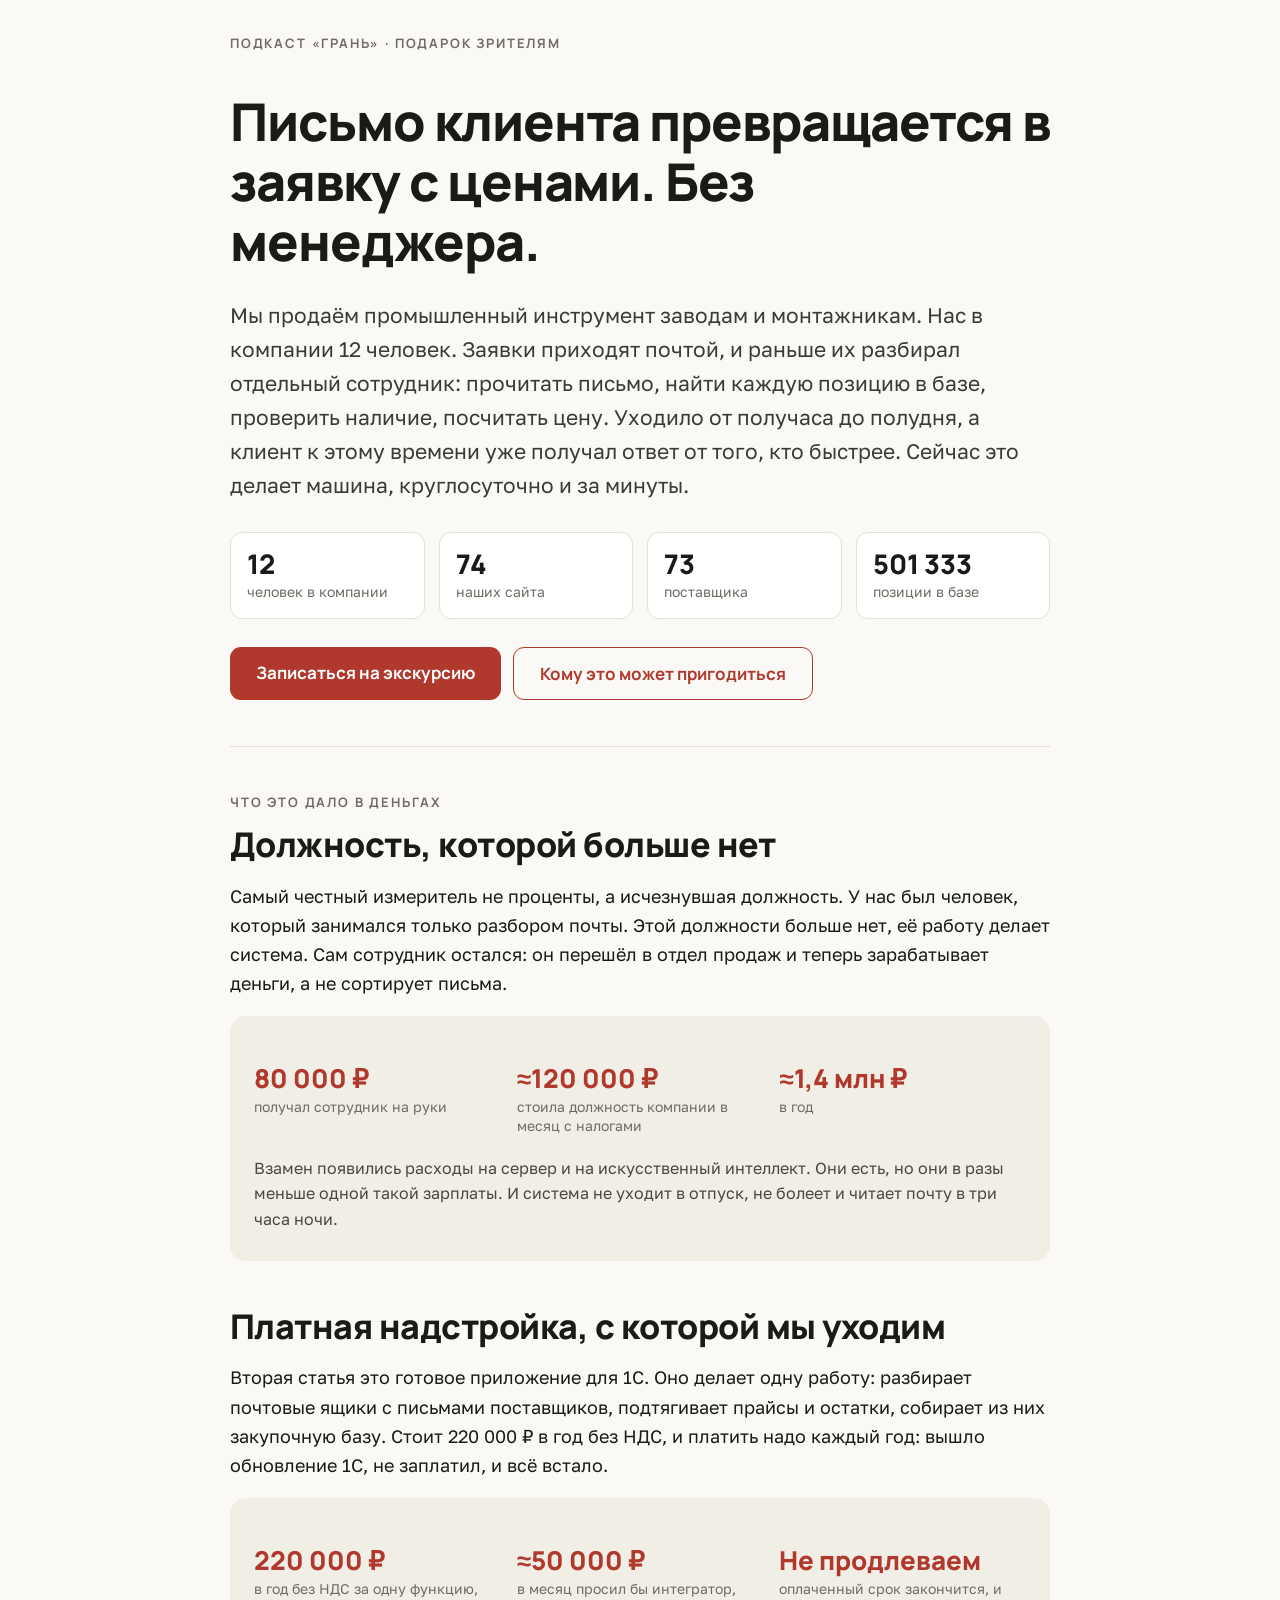
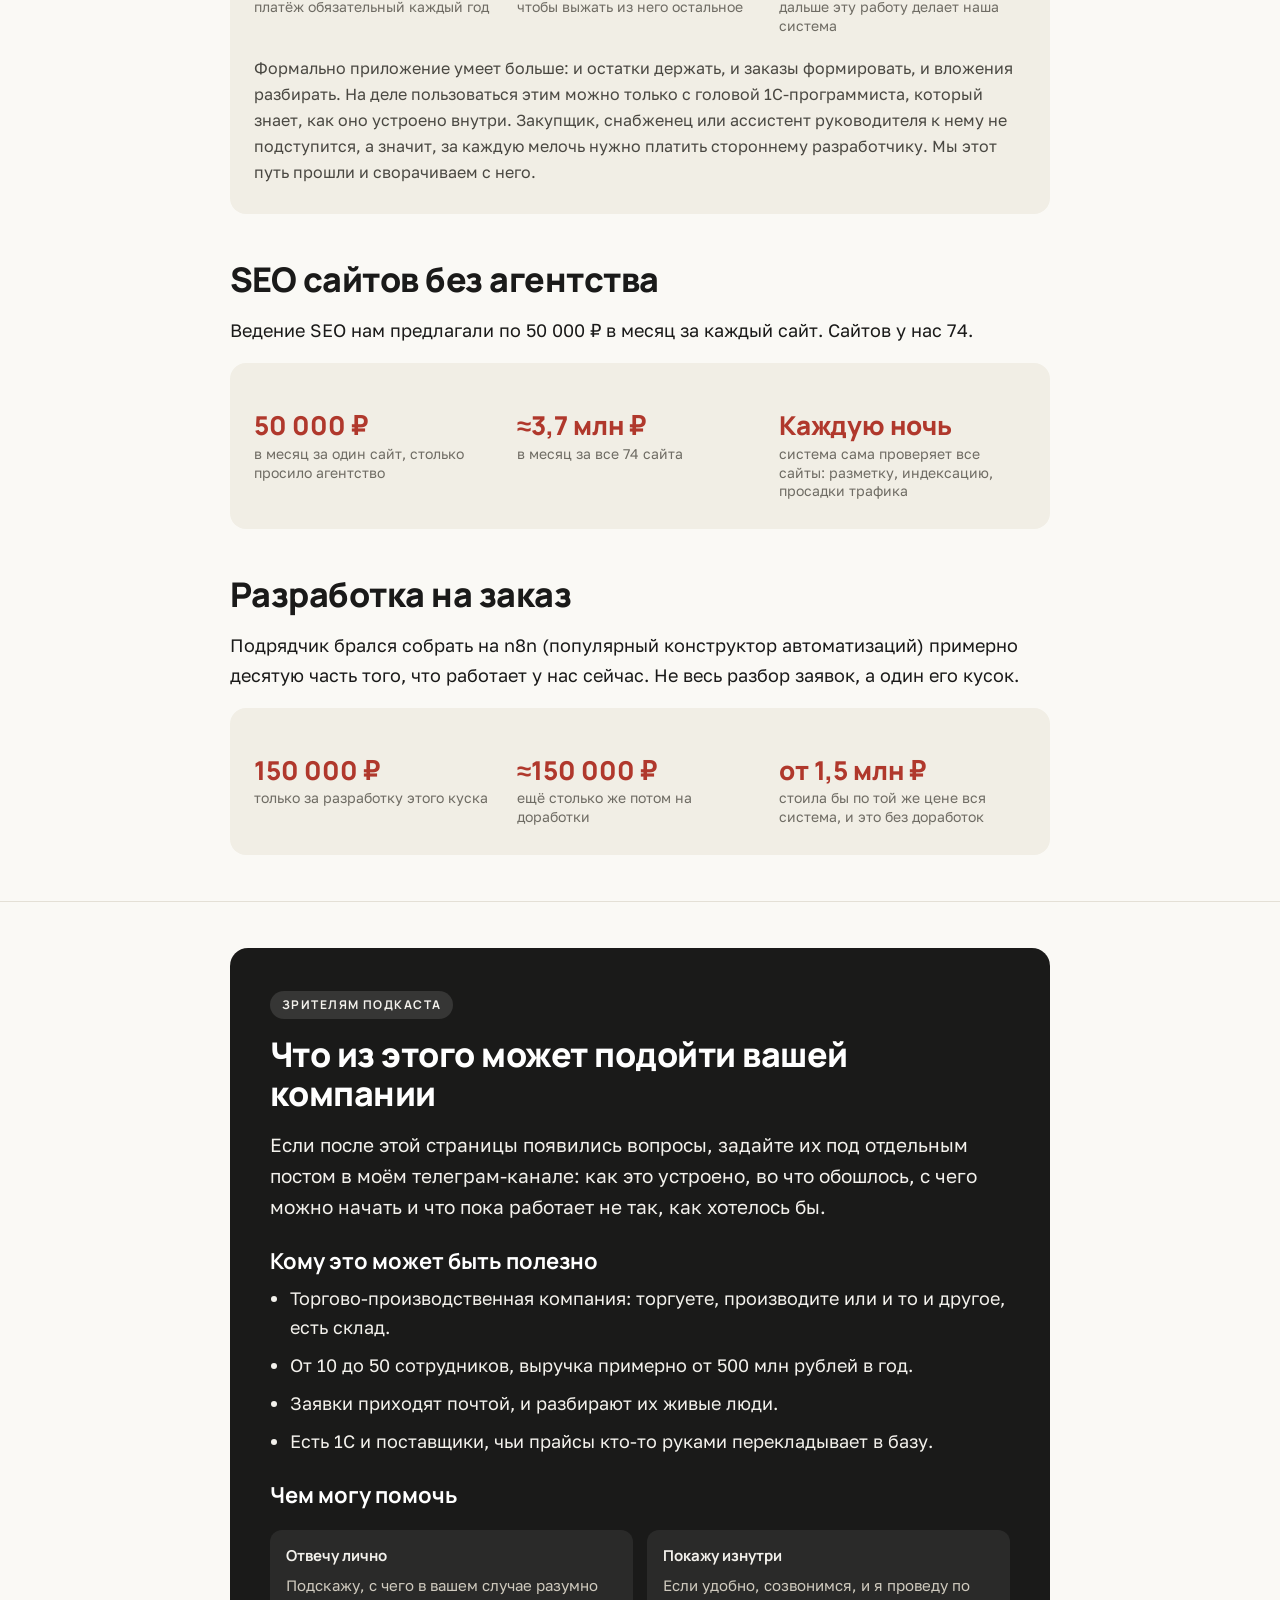
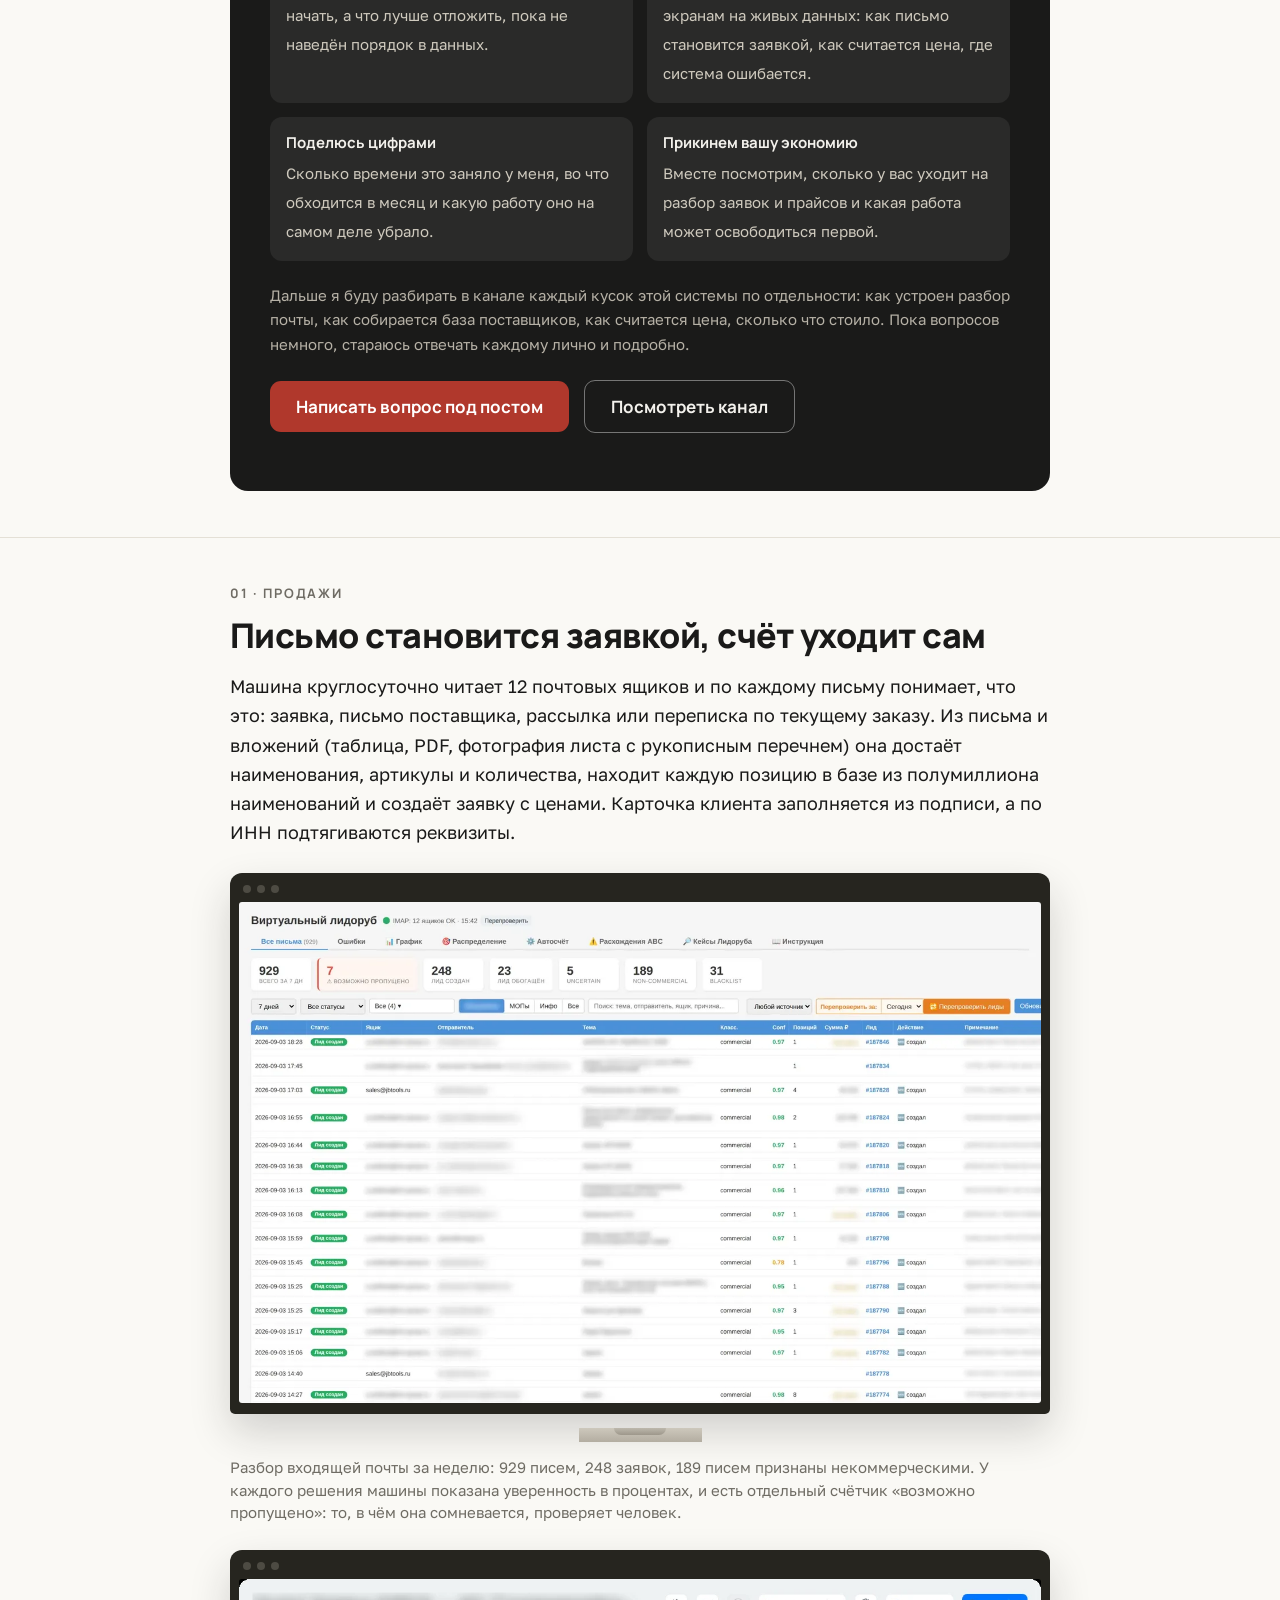
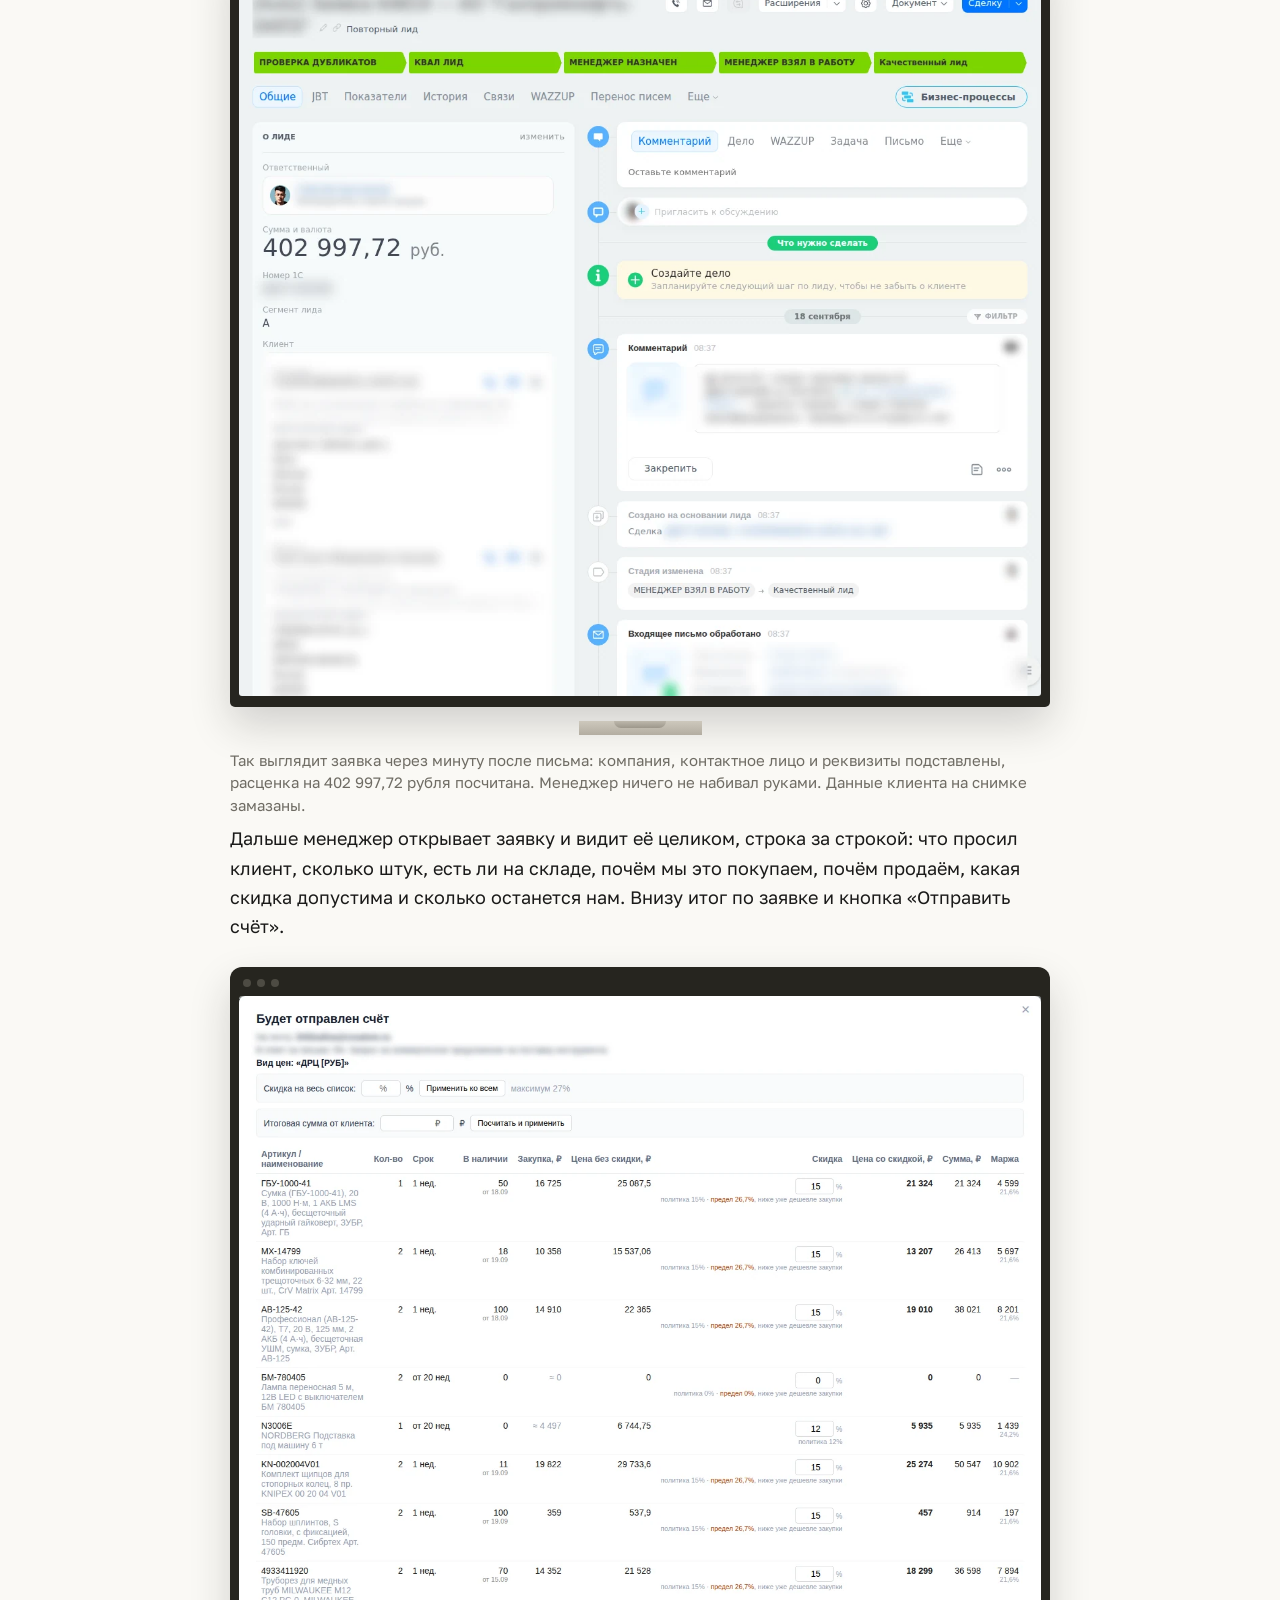
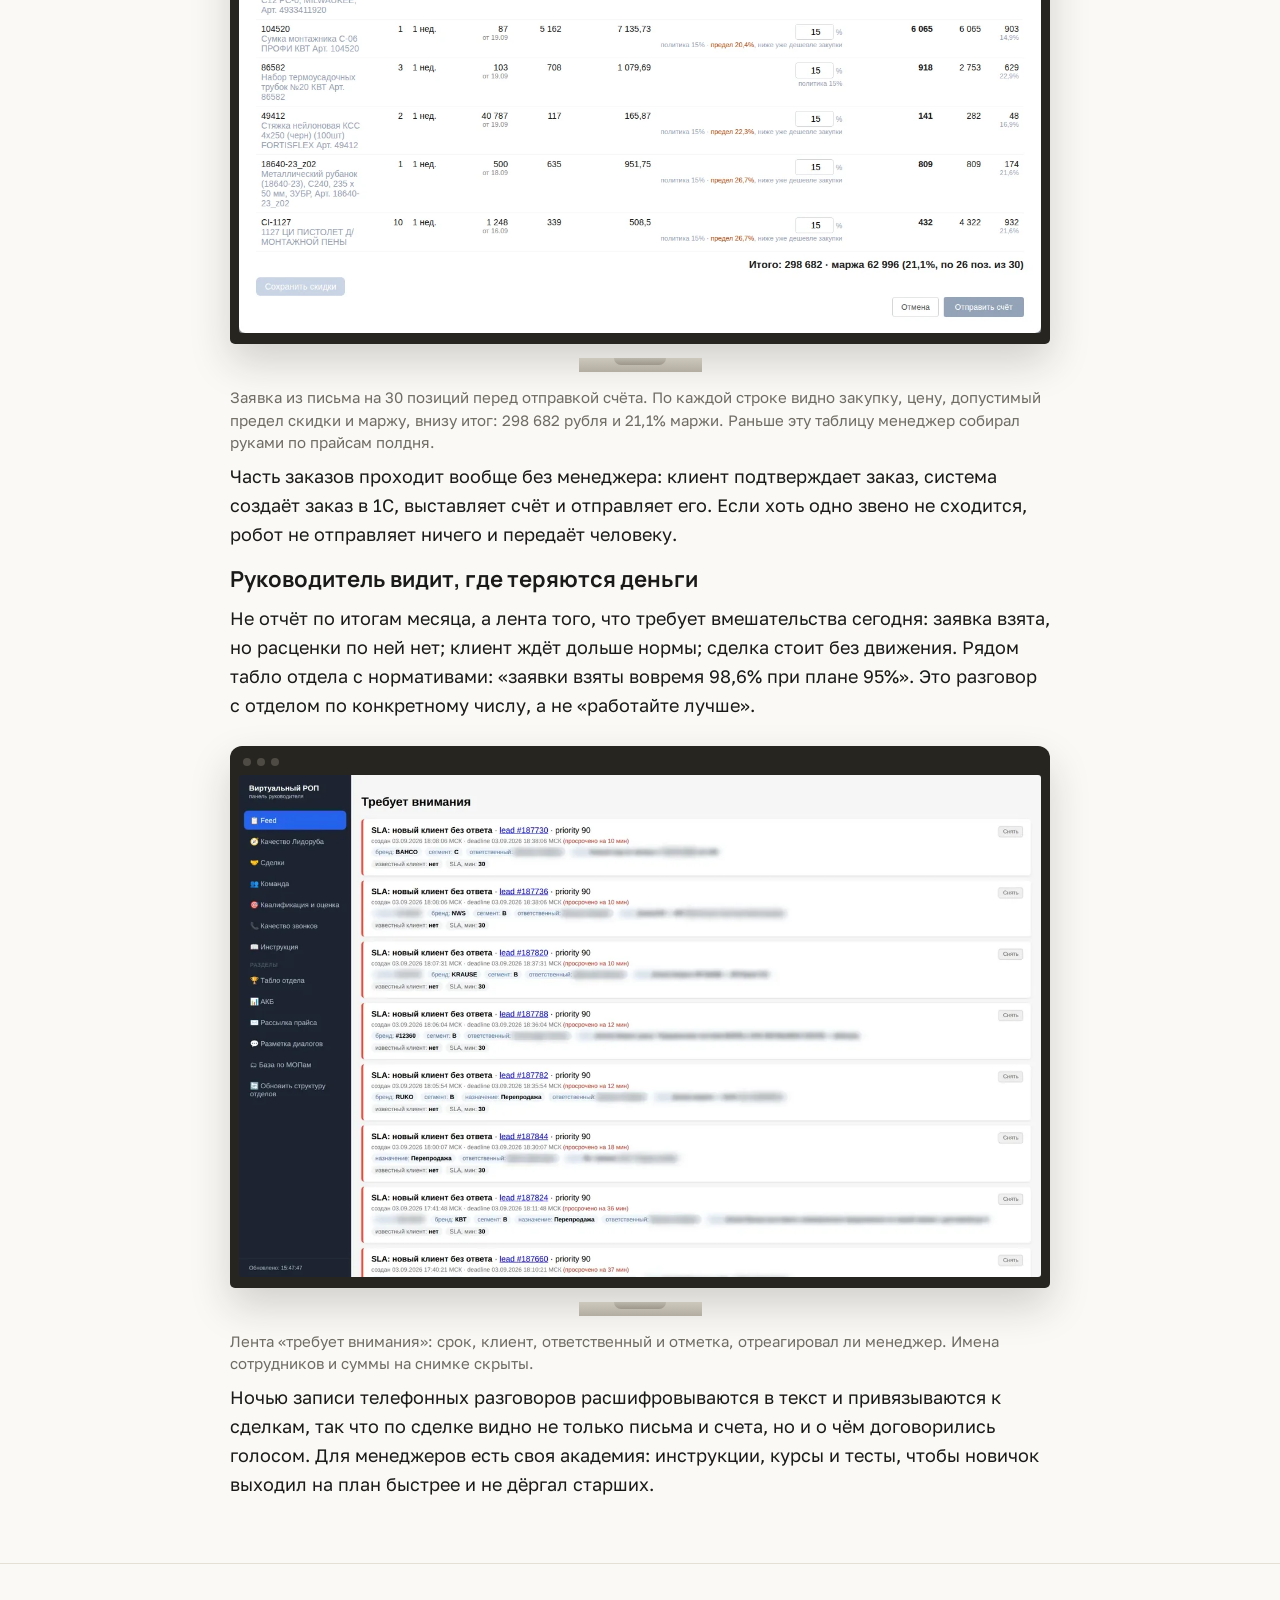
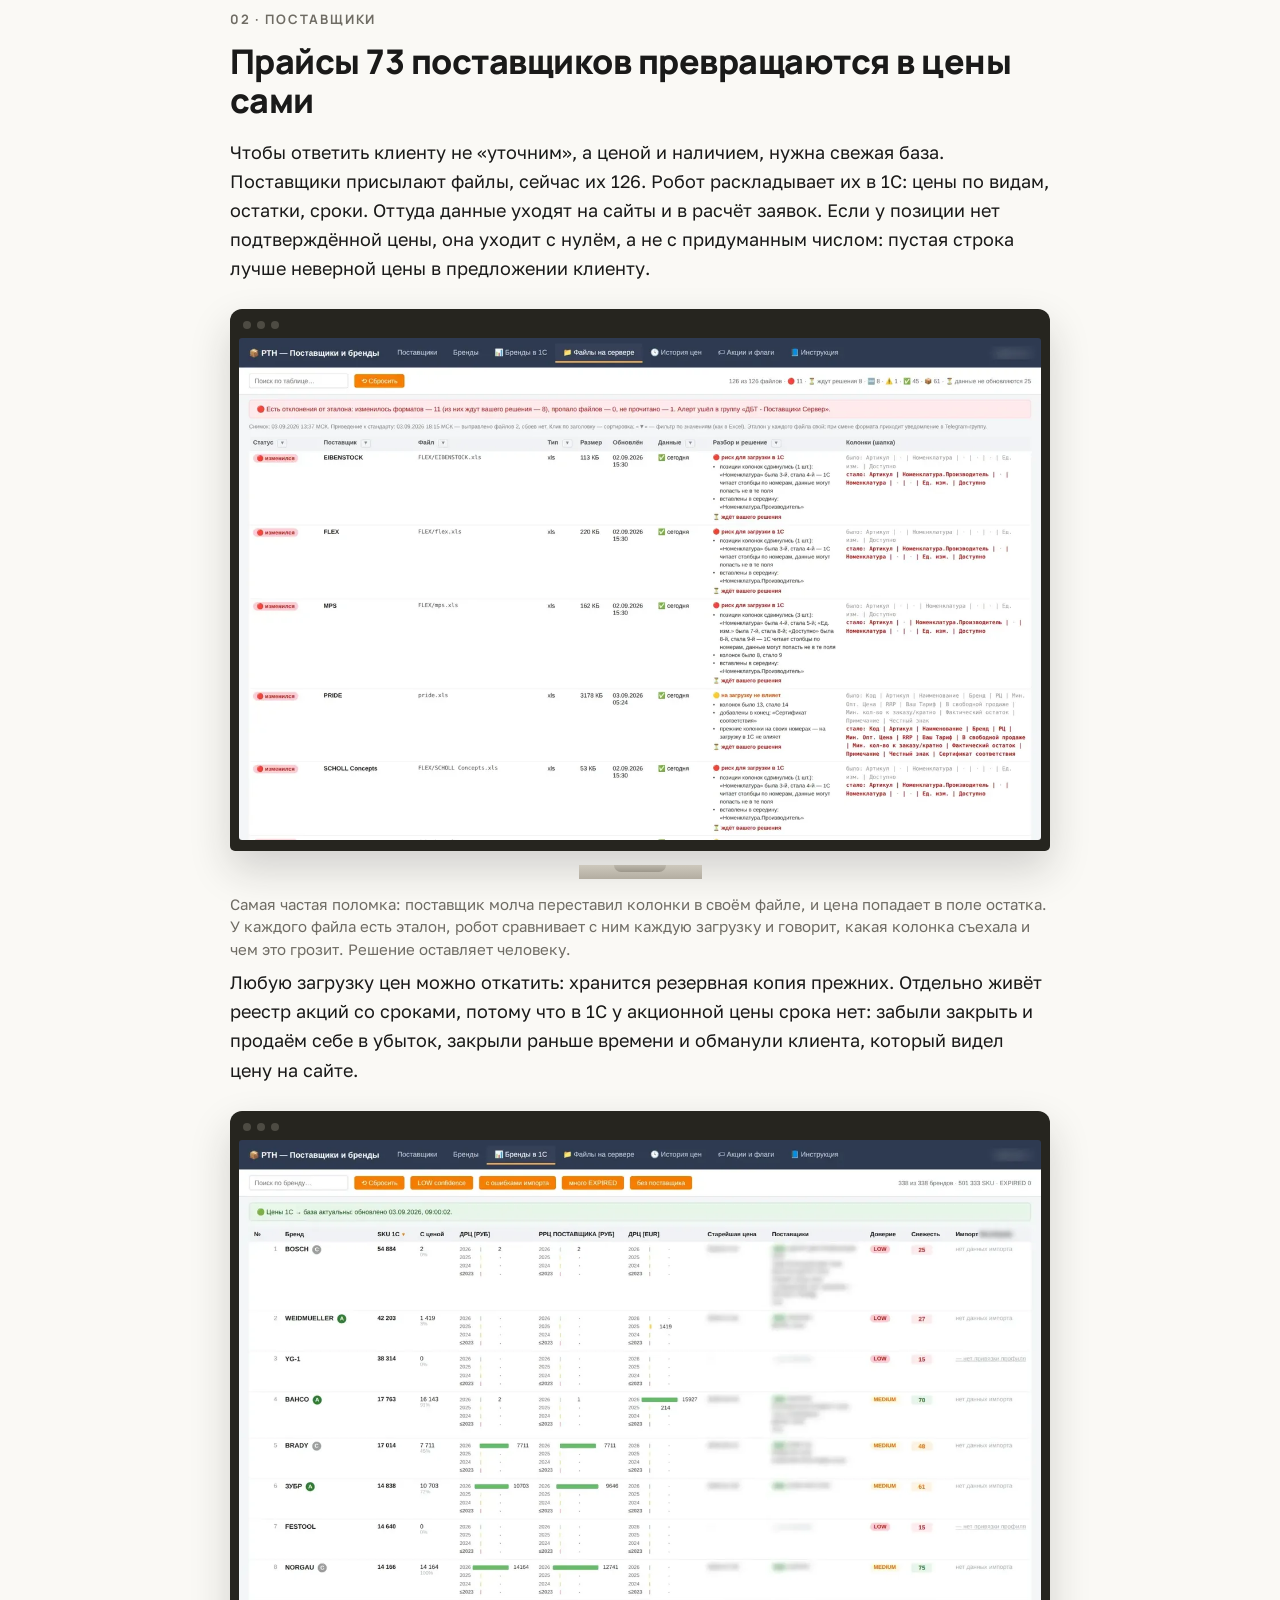
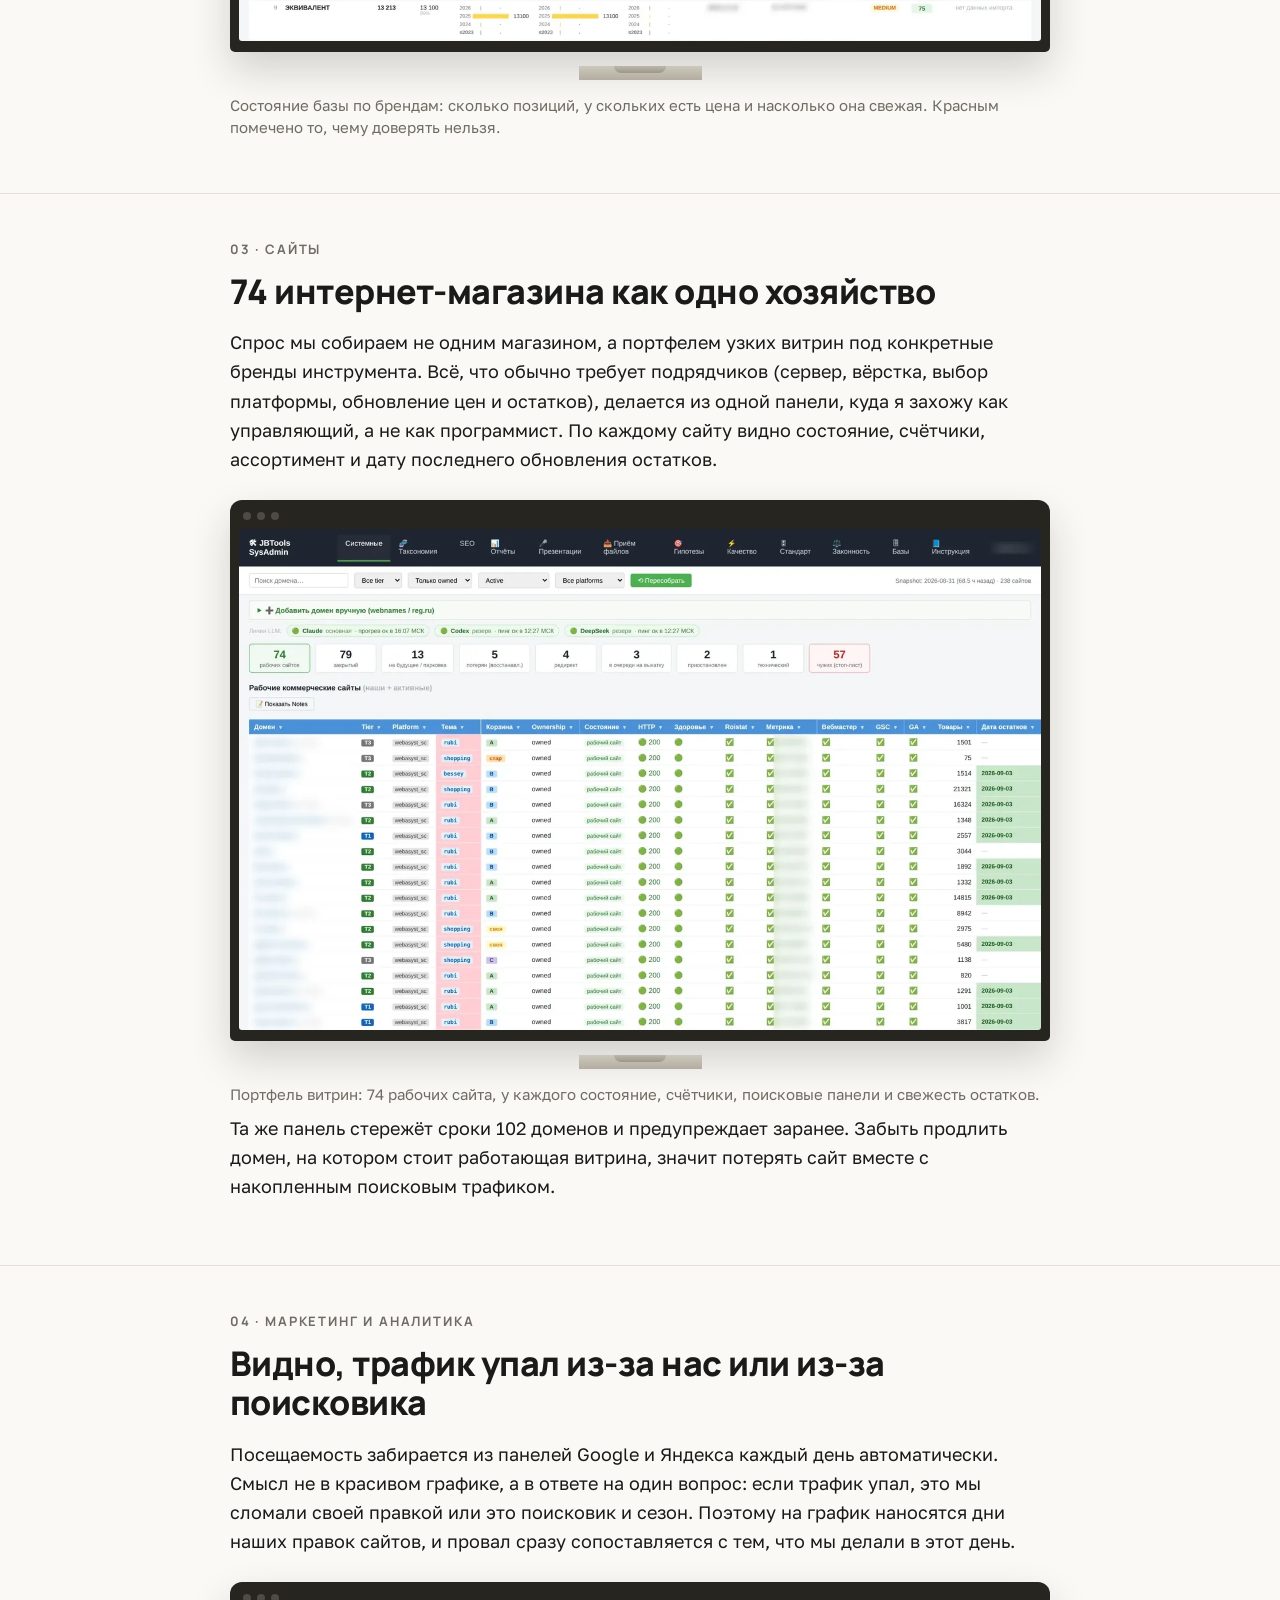
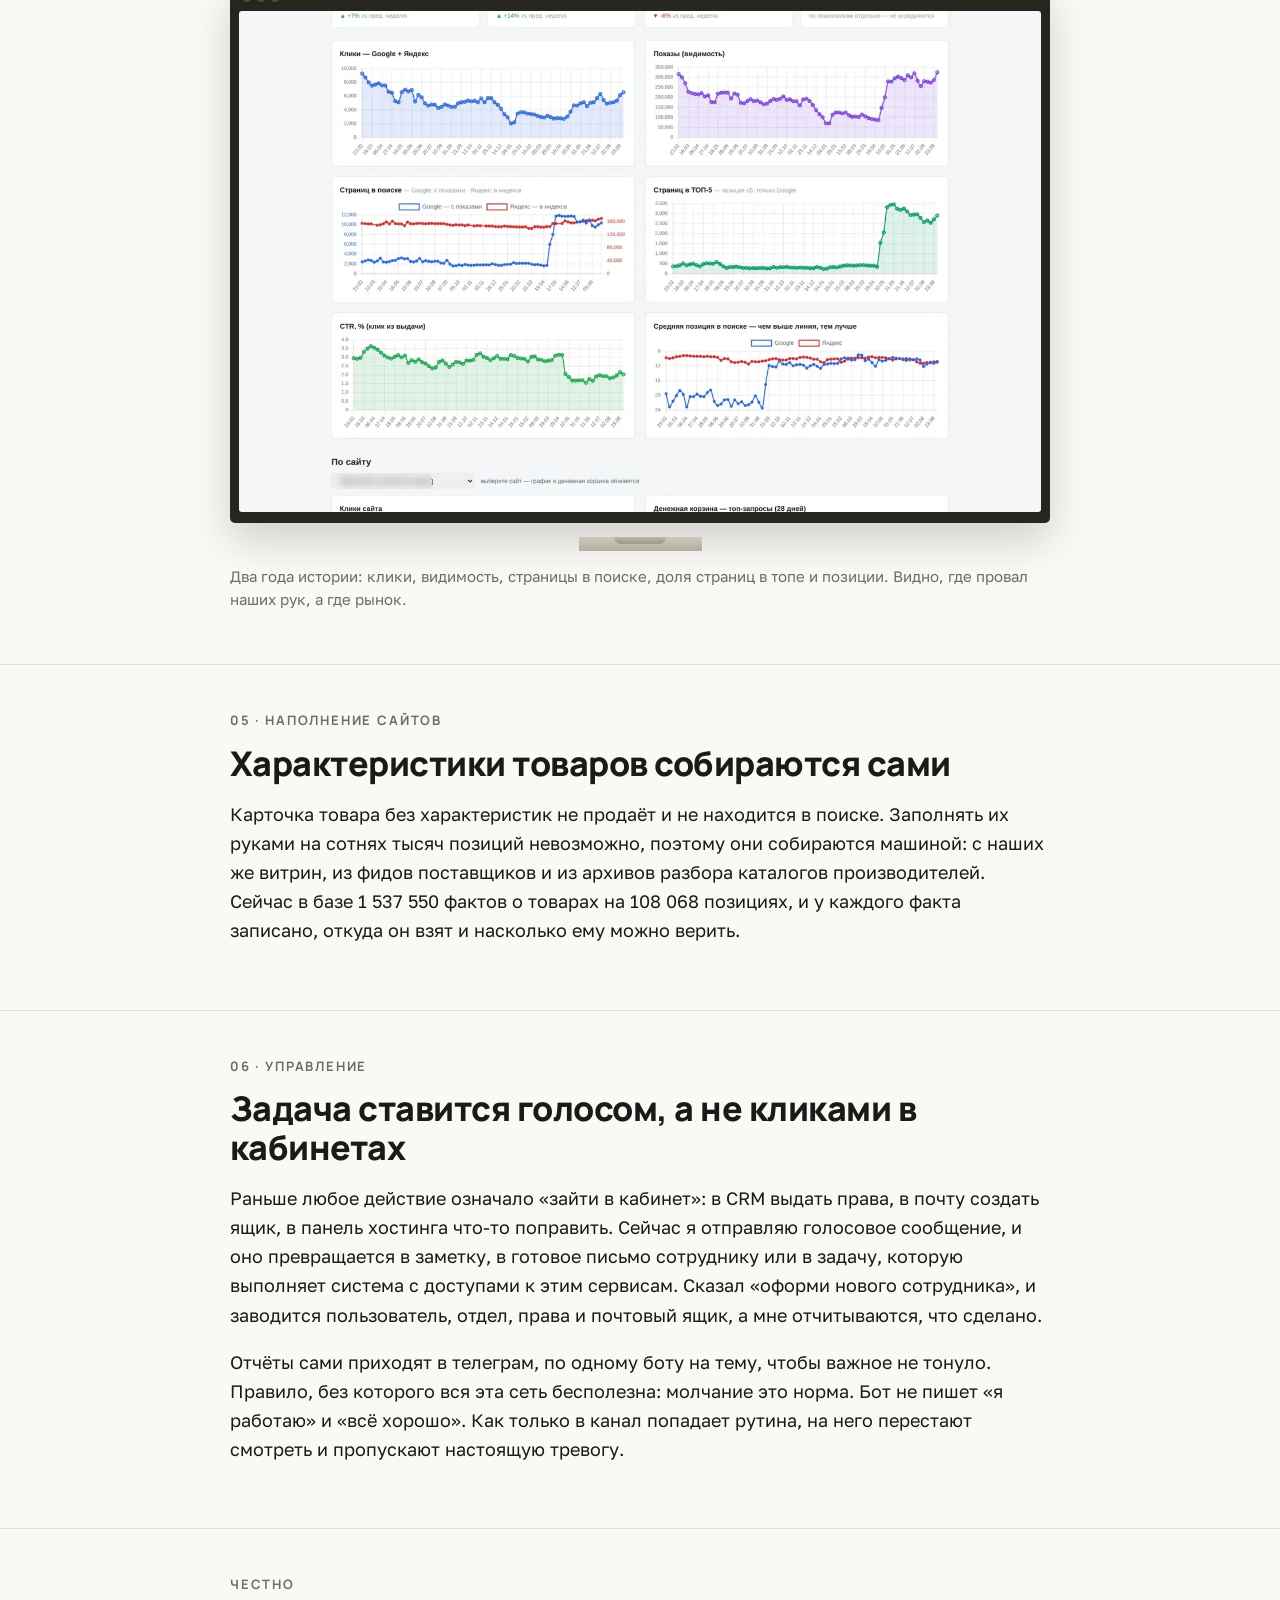
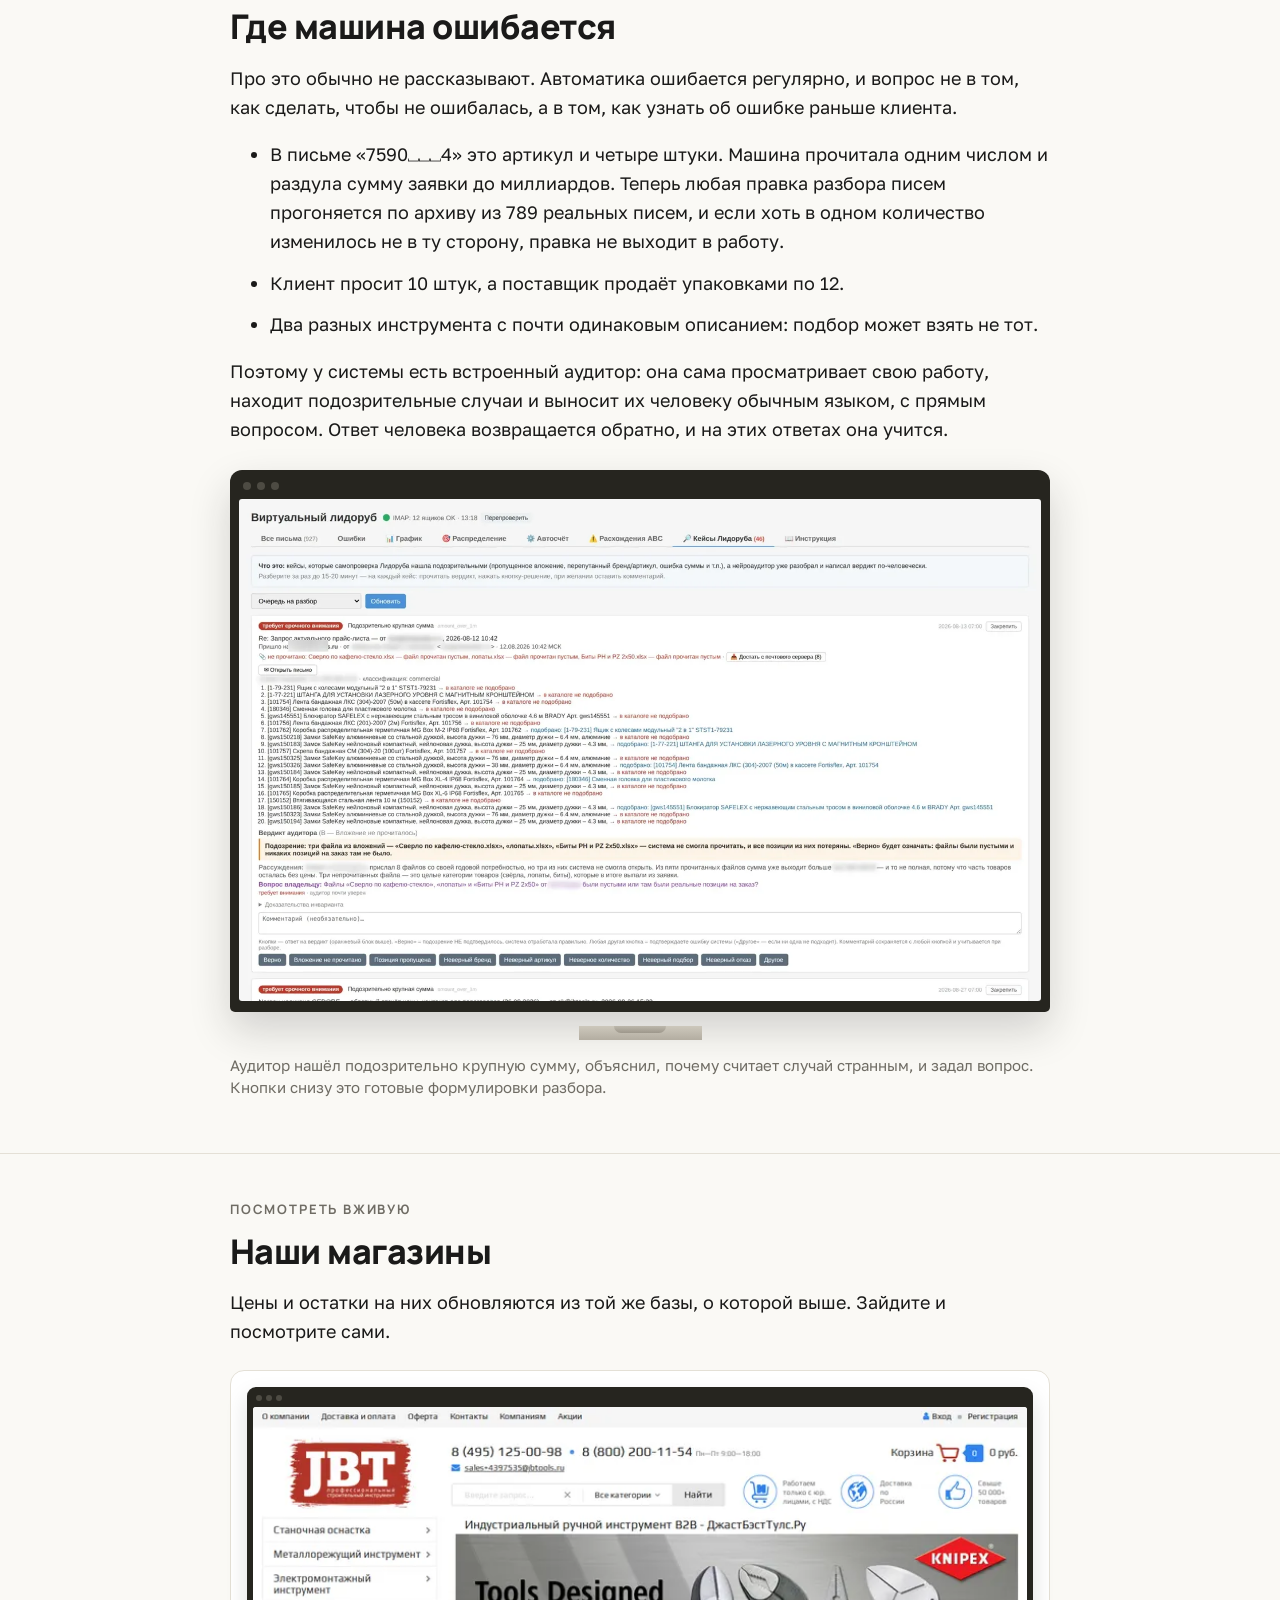
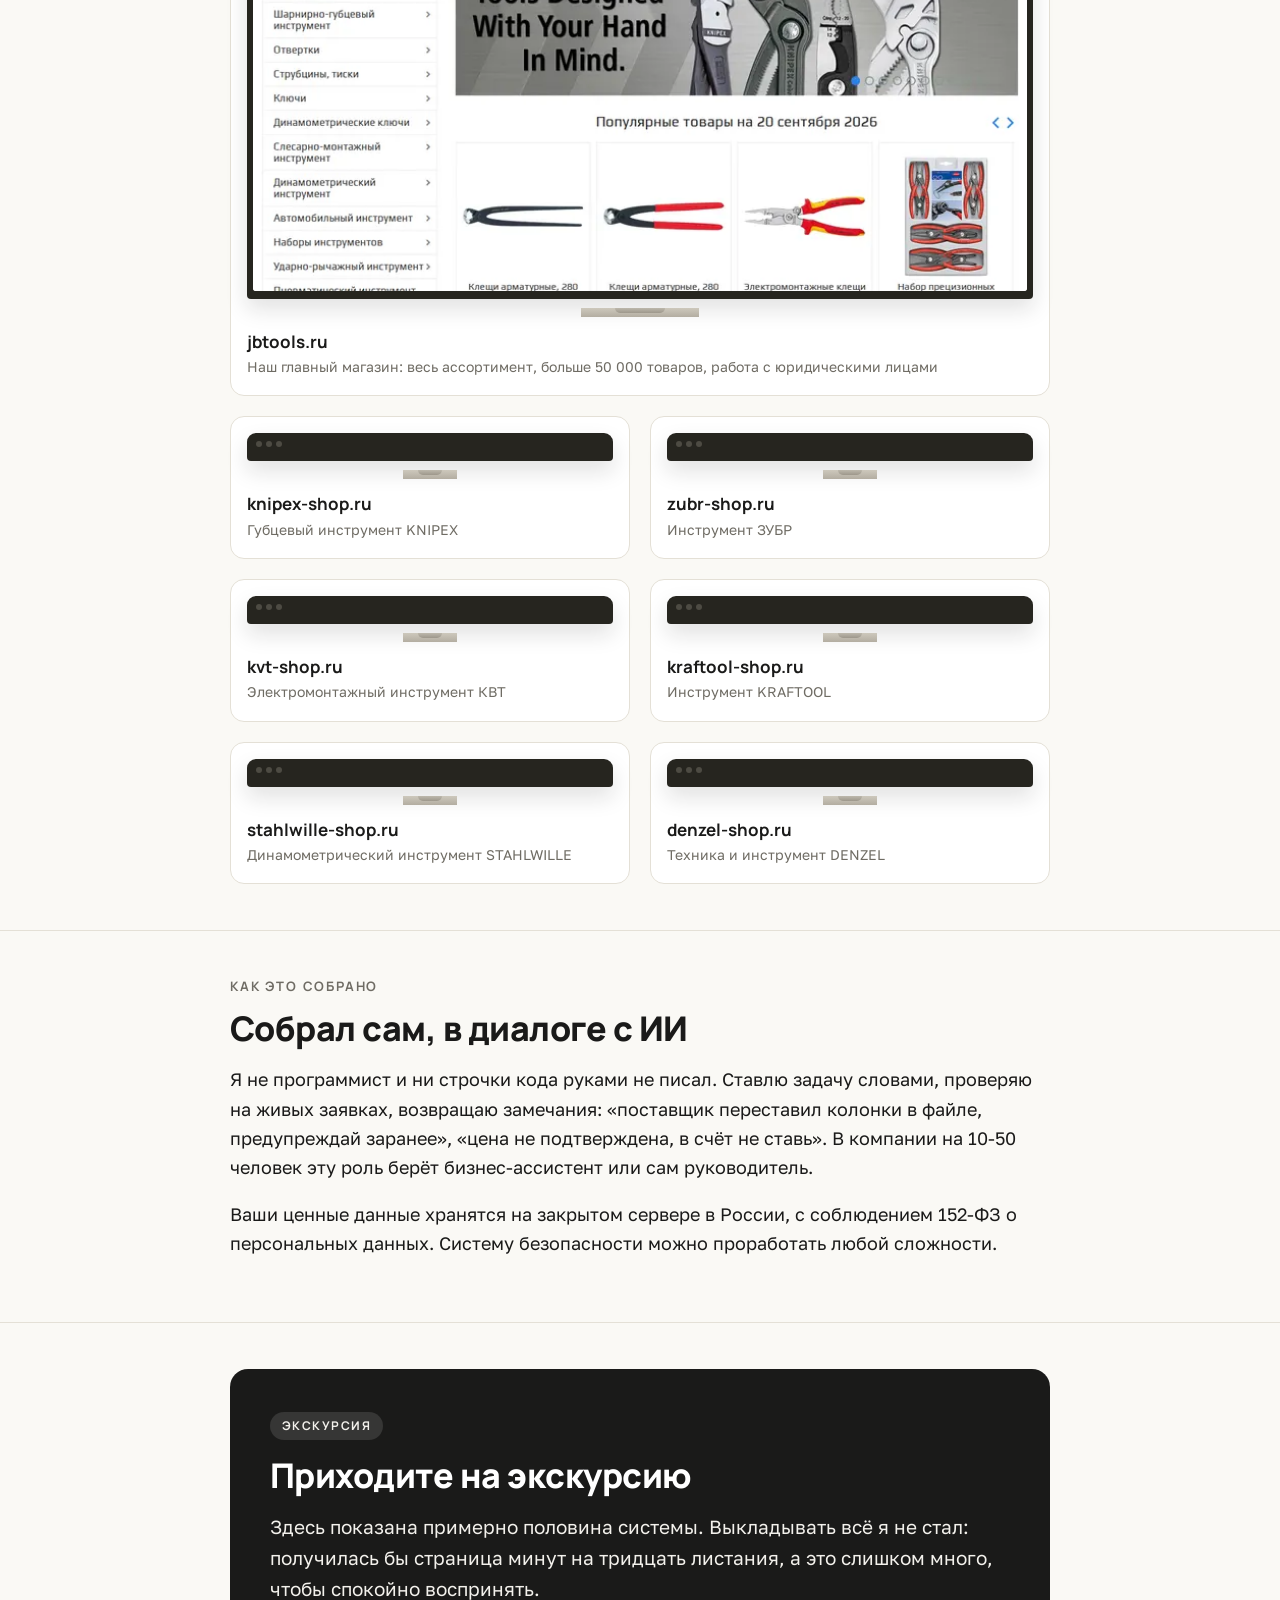
<file: index.html>
<!doctype html>
<html lang="ru">
<head>
<meta charset="utf-8">
<meta name="viewport" content="width=device-width, initial-scale=1">
<title>Автоматизация продаж JBTools</title>
<meta name="description" content="Как в компании из 12 человек письмо клиента само превращается в заявку с ценами. Живая система снимками. Для зрителей подкаста «Грань».">
<meta name="robots" content="noindex,nofollow">
<link rel="stylesheet" href="fonts.css">
<style>
:root{
  --paper:#faf9f5; --ink:#1a1a19; --grey:#6f6c64; --line:#e4e0d6;
  --red:#b0382c; --white:#fff; --sand:#f1eee5;
}
*{box-sizing:border-box}
html{scroll-behavior:smooth}
body{
  margin:0; background:var(--paper); color:var(--ink);
  font:400 18px/1.62 'Golos Text', -apple-system, Segoe UI, Roboto, sans-serif;
  -webkit-font-smoothing:antialiased;
}
h1,h2,h3{font-family:'Manrope','Golos Text',sans-serif; font-weight:800; line-height:1.15; margin:0 0 .5em}
h1{font-size:clamp(30px,5.4vw,52px); letter-spacing:-.02em}
h2{font-size:clamp(24px,3.6vw,34px); letter-spacing:-.015em}
h3{font-size:clamp(19px,2.4vw,22px); font-weight:700}
p{margin:0 0 1em}
a{color:var(--red)}
.wrap{max-width:860px; margin:0 auto; padding:0 20px}
.eyebrow{font:700 13px/1.4 'Manrope',sans-serif; letter-spacing:.14em; text-transform:uppercase; color:var(--grey); margin:0 0 14px}

/* шапка и первый экран */
header{padding:34px 0 0}
.hero{padding:26px 0 46px; border-bottom:1px solid var(--line)}
.hero .lead{font-size:clamp(18px,2.3vw,21px); color:#3b3a37; max-width:44em}
.facts{display:grid; grid-template-columns:repeat(4,1fr); gap:14px; margin:30px 0 28px}
.fact{background:var(--white); border:1px solid var(--line); border-radius:12px; padding:16px}
.fact b{display:block; font:800 clamp(20px,3.2vw,27px)/1.1 'Manrope',sans-serif}
.fact span{display:block; font-size:14px; color:var(--grey); margin-top:5px; line-height:1.35}

.btn{
  display:inline-block; background:var(--red); color:#fff!important; text-decoration:none;
  font:700 17px/1 'Manrope',sans-serif; padding:17px 26px; border-radius:11px;
}
.btn:hover{background:#952f24}
.btn--ghost{background:transparent; color:var(--red)!important; border:1.5px solid var(--red)}
.btn--light{background:transparent; color:#f3f1ec!important; border:1.5px solid rgba(255,255,255,.4); margin-left:10px}
.btn--light:hover{background:rgba(255,255,255,.1)}
@media(max-width:560px){.btn--light{margin:12px 0 0; display:block; text-align:center}}
.btn--ghost:hover{background:rgba(176,56,44,.07)}
.hero-btns{margin:0; display:flex; gap:12px; flex-wrap:wrap}
@media(max-width:560px){.hero-btns .btn{flex:1 1 100%; text-align:center}}

section{padding:46px 0; border-bottom:1px solid var(--line)}
section:last-of-type{border-bottom:0}

/* деньги */
.money{background:var(--sand); border-radius:16px; padding:28px 24px; margin:6px 0 0}
.money .row{display:grid; grid-template-columns:repeat(3,1fr); gap:16px; margin:20px 0 0}
.money .row div b{display:block; font:800 clamp(19px,3vw,26px)/1.1 'Manrope',sans-serif; color:var(--red)}
.money .row div span{font-size:14px; color:var(--grey); line-height:1.35; display:block; margin-top:5px}

/* оффер */
.offer{background:var(--ink); color:#f3f1ec; border-radius:18px; padding:clamp(24px,4vw,40px)}
.offer h2{color:#fff}
.offer .tag{display:inline-block; font:700 12px/1 'Manrope',sans-serif; letter-spacing:.12em; text-transform:uppercase;
  background:rgba(255,255,255,.12); padding:8px 12px; border-radius:99px; margin-bottom:16px}
.offer ul{margin:0 0 22px; padding-left:20px}
.offer li{margin:0 0 9px}
.offer .grid{display:grid; grid-template-columns:repeat(2,1fr); gap:14px; margin:22px 0}
.offer .cell{background:rgba(255,255,255,.07); border-radius:12px; padding:16px}
.offer .cell b{display:block; font:700 15px/1.3 'Manrope',sans-serif; margin-bottom:5px}
.offer .cell span{font-size:15px; color:#cfcabe; line-height:1.45}
.offer .price{font:800 clamp(24px,4vw,34px)/1.15 'Manrope',sans-serif; color:#fff; margin:0 0 6px}
.offer .price s{color:#8d887d; font-weight:700; margin-right:10px}
.offer .note{font-size:15px; color:#b6b1a6}

/* скриншот в рамке ноутбука */
figure.shot{margin:26px 0 8px}
.device{max-width:100%}
.device__screen{background:#26251f; border-radius:12px 12px 5px 5px; padding:9px 9px 11px; box-shadow:0 18px 40px rgba(26,26,25,.18)}
.device__bar{display:flex; gap:6px; padding:3px 4px 9px}
.device__bar i{width:8px; height:8px; border-radius:50%; background:#4d4b43; display:block}
.device__screen img{display:block; width:100%; height:auto; border-radius:3px; background:#fff}
.device__stand{width:15%; min-width:70px; margin:0 auto; height:14px; background:linear-gradient(180deg,#cdc8bc,#b3ada1)}
.device__stand::after{content:""; display:block; width:min(230px,42%); height:7px; margin:14px auto 0;
  background:linear-gradient(180deg,#bdb8ac,#9d978b); border-radius:0 0 7px 7px}
figcaption{font-size:15px; color:var(--grey); line-height:1.5; margin-top:14px}

/* магазины */
.shops{display:grid; grid-template-columns:repeat(2,1fr); gap:20px; margin:24px 0 0}
.shops a{display:block; background:var(--white); border:1px solid var(--line); border-radius:14px;
  padding:16px 16px 18px; text-decoration:none; color:var(--ink); transition:border-color .15s, transform .15s}
.shops a:hover{border-color:var(--red); transform:translateY(-2px)}
.shops a.wide{grid-column:1 / -1}
.shops .device{margin-bottom:14px}
.shops .device__screen{padding:6px 6px 8px; border-radius:9px 9px 4px 4px; box-shadow:0 10px 22px rgba(26,26,25,.13)}
.shops .device__bar{gap:4px; padding:2px 3px 6px}
.shops .device__bar i{width:6px; height:6px}
.shops .device__stand{height:9px; min-width:54px}
.shops .device__stand::after{height:5px; margin-top:9px}
.shops b{display:block; font:700 17px/1.25 'Manrope',sans-serif}
.shops span{display:block; font-size:14px; color:var(--grey); margin-top:5px; line-height:1.45}

.mistakes li{margin:0 0 12px}
footer{padding:46px 0 60px; color:var(--grey); font-size:15px}
.author{display:flex; align-items:center; gap:14px; margin:0 0 18px}
.author .ava{width:48px; height:48px; border-radius:50%; background:var(--ink); color:#fff;
  font:700 16px/48px 'Manrope',sans-serif; text-align:center; flex:none}
.author b{display:block; color:var(--ink); font-family:'Manrope',sans-serif}
.links{display:flex; gap:12px; flex-wrap:wrap; margin:18px 0}

@media(max-width:720px){
  body{font-size:17px}
  .facts{grid-template-columns:repeat(2,1fr)}
  .money .row,.offer .grid{grid-template-columns:1fr}
  .shops{grid-template-columns:1fr}
  .device__screen{padding:6px 6px 8px}
}
</style>
</head>
<body>

<header>
  <div class="wrap"><p class="eyebrow">Подкаст «Грань» · подарок зрителям</p></div>
</header>

<div class="wrap">
  <div class="hero">
    <h1>Письмо клиента превращается в заявку с ценами. Без менеджера.</h1>
    <p class="lead">Мы продаём промышленный инструмент заводам и монтажникам. Нас в компании 12 человек.
    Заявки приходят почтой, и раньше их разбирал отдельный сотрудник: прочитать письмо, найти каждую позицию
    в базе, проверить наличие, посчитать цену. Уходило от получаса до полудня, а клиент к этому времени
    уже получал ответ от того, кто быстрее. Сейчас это делает машина, круглосуточно и за минуты.</p>
    <div class="facts">
      <div class="fact"><b>12</b><span>человек в компании</span></div>
      <div class="fact"><b>74</b><span>наших сайта</span></div>
      <div class="fact"><b>73</b><span>поставщика</span></div>
      <div class="fact"><b>501 333</b><span>позиции в базе</span></div>
    </div>
    <p class="hero-btns"><a class="btn" href="https://t.me/alexkukhnikovbot">Записаться на экскурсию</a>
    <a class="btn btn--ghost" href="#offer">Кому это может пригодиться</a></p>
  </div>
</div>

<section>
  <div class="wrap">
    <p class="eyebrow">Что это дало в деньгах</p>
    <h2>Должность, которой больше нет</h2>
    <p>Самый честный измеритель не проценты, а исчезнувшая должность. У нас был человек, который занимался
    только разбором почты. Этой должности больше нет, её работу делает система. Сам сотрудник остался:
    он перешёл в отдел продаж и теперь зарабатывает деньги, а не сортирует письма.</p>
    <div class="money">
      <div class="row">
        <div><b>80 000 ₽</b><span>получал сотрудник на руки</span></div>
        <div><b>≈120 000 ₽</b><span>стоила должность компании в месяц с налогами</span></div>
        <div><b>≈1,4 млн ₽</b><span>в год</span></div>
      </div>
      <p style="margin:20px 0 0; font-size:16px; color:#4a4842">Взамен появились расходы на сервер и на
      искусственный интеллект. Они есть, но они в разы меньше одной такой зарплаты. И система не уходит
      в отпуск, не болеет и читает почту в три часа ночи.</p>
    </div>

    <h2 style="margin-top:46px">Платная надстройка, с которой мы уходим</h2>
    <p>Вторая статья это готовое приложение для 1С. Оно делает одну работу: разбирает почтовые ящики
    с письмами поставщиков, подтягивает прайсы и остатки, собирает из них закупочную базу. Стоит
    220 000 ₽ в год без НДС, и платить надо каждый год: вышло обновление 1С, не заплатил, и всё встало.</p>
    <div class="money">
      <div class="row">
        <div><b>220 000 ₽</b><span>в год без НДС за одну функцию, платёж обязательный каждый год</span></div>
        <div><b>≈50 000 ₽</b><span>в месяц просил бы интегратор, чтобы выжать из него остальное</span></div>
        <div><b>Не продлеваем</b><span>оплаченный срок закончится, и дальше эту работу делает наша система</span></div>
      </div>
      <p style="margin:20px 0 0; font-size:16px; color:#4a4842">Формально приложение умеет больше: и остатки
      держать, и заказы формировать, и вложения разбирать. На деле пользоваться этим можно только
      с головой 1С-программиста, который знает, как оно устроено внутри. Закупщик, снабженец или
      ассистент руководителя к нему не подступится, а значит, за каждую мелочь нужно платить стороннему
      разработчику. Мы этот путь прошли и сворачиваем с него.</p>
    </div>

    <h2 style="margin-top:46px">SEO сайтов без агентства</h2>
    <p>Ведение SEO нам предлагали по 50 000 ₽ в месяц за каждый сайт. Сайтов у нас 74.</p>
    <div class="money">
      <div class="row">
        <div><b>50 000 ₽</b><span>в месяц за один сайт, столько просило агентство</span></div>
        <div><b>≈3,7 млн ₽</b><span>в месяц за все 74 сайта</span></div>
        <div><b>Каждую ночь</b><span>система сама проверяет все сайты: разметку, индексацию, просадки трафика</span></div>
      </div>
    </div>

    <h2 style="margin-top:46px">Разработка на заказ</h2>
    <p>Подрядчик брался собрать на n8n (популярный конструктор автоматизаций) примерно десятую часть
    того, что работает у нас сейчас. Не весь разбор заявок, а один его кусок.</p>
    <div class="money">
      <div class="row">
        <div><b>150 000 ₽</b><span>только за разработку этого куска</span></div>
        <div><b>≈150 000 ₽</b><span>ещё столько же потом на доработки</span></div>
        <div><b>от 1,5 млн ₽</b><span>стоила бы по той же цене вся система, и это без доработок</span></div>
      </div>
    </div>
  </div>
</section>

<section id="offer">
  <div class="wrap">
    <div class="offer">
      <span class="tag">Зрителям подкаста</span>
      <h2>Что из этого может подойти вашей компании</h2>
      <p style="font-size:19px">Если после этой страницы появились вопросы, задайте их под отдельным
      постом в моём телеграм-канале: как это устроено, во что обошлось, с чего можно начать
      и что пока работает не так, как хотелось бы.</p>
      <h3 style="color:#fff; margin:26px 0 10px">Кому это может быть полезно</h3>
      <ul>
        <li>Торгово-производственная компания: торгуете, производите или и то и другое, есть склад.</li>
        <li>От 10 до 50 сотрудников, выручка примерно от 500 млн рублей в год.</li>
        <li>Заявки приходят почтой, и разбирают их живые люди.</li>
        <li>Есть 1С и поставщики, чьи прайсы кто-то руками перекладывает в базу.</li>
      </ul>
      <h3 style="color:#fff; margin:26px 0 10px">Чем могу помочь</h3>
      <div class="grid">
        <div class="cell"><b>Отвечу лично</b><span>Подскажу, с чего в вашем случае разумно начать,
        а что лучше отложить, пока не наведён порядок в данных.</span></div>
        <div class="cell"><b>Покажу изнутри</b><span>Если удобно, созвонимся, и я проведу по экранам на живых
        данных: как письмо становится заявкой, как считается цена, где система ошибается.</span></div>
        <div class="cell"><b>Поделюсь цифрами</b><span>Сколько времени это заняло у меня, во что
        обходится в месяц и какую работу оно на самом деле убрало.</span></div>
        <div class="cell"><b>Прикинем вашу экономию</b><span>Вместе посмотрим, сколько у вас уходит на разбор заявок
        и прайсов и какая работа может освободиться первой.</span></div>
      </div>
      <p class="note">Дальше я буду разбирать в канале каждый кусок этой системы по отдельности:
      как устроен разбор почты, как собирается база поставщиков, как считается цена, сколько что стоило.
      Пока вопросов немного, стараюсь отвечать каждому лично и подробно.</p>
      <p style="margin-top:24px"><a class="btn" href="https://t.me/troubleshooterpro">Написать вопрос под постом</a>
      <a class="btn btn--light" href="https://t.me/troubleshooterpro">Посмотреть канал</a></p>
    </div>
  </div>
</section>

<section>
  <div class="wrap">
    <p class="eyebrow">01 · Продажи</p>
    <h2>Письмо становится заявкой, счёт уходит сам</h2>
    <p>Машина круглосуточно читает 12 почтовых ящиков и по каждому письму понимает, что это: заявка,
    письмо поставщика, рассылка или переписка по текущему заказу. Из письма и вложений (таблица, PDF,
    фотография листа с рукописным перечнем) она достаёт наименования, артикулы и количества, находит
    каждую позицию в базе из полумиллиона наименований и создаёт заявку с ценами. Карточка клиента
    заполняется из подписи, а по ИНН подтягиваются реквизиты.</p>
    <figure class="shot">
      <div class="device"><div class="device__screen"><div class="device__bar"><i></i><i></i><i></i></div>
        <img src="img/02.webp" alt="Экран разбора входящей почты" loading="lazy"></div><div class="device__stand"></div></div>
      <figcaption>Разбор входящей почты за неделю: 929 писем, 248 заявок, 189 писем признаны некоммерческими.
      У каждого решения машины показана уверенность в процентах, и есть отдельный счётчик «возможно пропущено»:
      то, в чём она сомневается, проверяет человек.</figcaption>
    </figure>
    <figure class="shot">
      <div class="device"><div class="device__screen"><div class="device__bar"><i></i><i></i><i></i></div>
        <img src="img/19.webp" alt="Карточка заявки в Битриксе" loading="lazy"></div><div class="device__stand"></div></div>
      <figcaption>Так выглядит заявка через минуту после письма: компания, контактное лицо и реквизиты
      подставлены, расценка на 402 997,72 рубля посчитана. Менеджер ничего не набивал руками.
      Данные клиента на снимке замазаны.</figcaption>
    </figure>
    <p>Дальше менеджер открывает заявку и видит её целиком, строка за строкой: что просил клиент, сколько
    штук, есть ли на складе, почём мы это покупаем, почём продаём, какая скидка допустима и сколько
    останется нам. Внизу итог по заявке и кнопка «Отправить счёт».</p>
    <figure class="shot">
      <div class="device"><div class="device__screen"><div class="device__bar"><i></i><i></i><i></i></div>
        <img src="img/20.webp" alt="Окно отправки счёта с позициями заявки" loading="lazy"></div><div class="device__stand"></div></div>
      <figcaption>Заявка из письма на 30 позиций перед отправкой счёта. По каждой строке видно закупку,
      цену, допустимый предел скидки и маржу, внизу итог: 298 682 рубля и 21,1% маржи. Раньше эту таблицу
      менеджер собирал руками по прайсам полдня.</figcaption>
    </figure>
    <p>Часть заказов проходит вообще без менеджера: клиент подтверждает заказ, система создаёт заказ в 1С,
    выставляет счёт и отправляет его. Если хоть одно звено не сходится, робот не отправляет ничего и передаёт
    человеку.</p>
    <h3>Руководитель видит, где теряются деньги</h3>
    <p>Не отчёт по итогам месяца, а лента того, что требует вмешательства сегодня: заявка взята, но расценки
    по ней нет; клиент ждёт дольше нормы; сделка стоит без движения. Рядом табло отдела с нормативами:
    «заявки взяты вовремя 98,6% при плане 95%». Это разговор с отделом по конкретному числу, а не
    «работайте лучше».</p>
    <figure class="shot">
      <div class="device"><div class="device__screen"><div class="device__bar"><i></i><i></i><i></i></div>
        <img src="img/06.webp" alt="Лента «требует внимания»" loading="lazy"></div><div class="device__stand"></div></div>
      <figcaption>Лента «требует внимания»: срок, клиент, ответственный и отметка, отреагировал ли менеджер.
      Имена сотрудников и суммы на снимке скрыты.</figcaption>
    </figure>
    <p>Ночью записи телефонных разговоров расшифровываются в текст и привязываются к сделкам, так что
    по сделке видно не только письма и счета, но и о чём договорились голосом. Для менеджеров есть своя
    академия: инструкции, курсы и тесты, чтобы новичок выходил на план быстрее и не дёргал старших.</p>
  </div>
</section>

<section>
  <div class="wrap">
    <p class="eyebrow">02 · Поставщики</p>
    <h2>Прайсы 73 поставщиков превращаются в цены сами</h2>
    <p>Чтобы ответить клиенту не «уточним», а ценой и наличием, нужна свежая база. Поставщики присылают
    файлы, сейчас их 126. Робот раскладывает их в 1С: цены по видам, остатки, сроки. Оттуда данные уходят
    на сайты и в расчёт заявок. Если у позиции нет подтверждённой цены, она уходит с нулём, а не с придуманным
    числом: пустая строка лучше неверной цены в предложении клиенту.</p>
    <figure class="shot">
      <div class="device"><div class="device__screen"><div class="device__bar"><i></i><i></i><i></i></div>
        <img src="img/12.webp" alt="Сторож форматов сравнивает файл поставщика с эталоном" loading="lazy"></div><div class="device__stand"></div></div>
      <figcaption>Самая частая поломка: поставщик молча переставил колонки в своём файле, и цена попадает
      в поле остатка. У каждого файла есть эталон, робот сравнивает с ним каждую загрузку и говорит, какая
      колонка съехала и чем это грозит. Решение оставляет человеку.</figcaption>
    </figure>
    <p>Любую загрузку цен можно откатить: хранится резервная копия прежних. Отдельно живёт реестр акций
    со сроками, потому что в 1С у акционной цены срока нет: забыли закрыть и продаём себе
    в убыток, закрыли раньше времени и обманули клиента, который видел цену на сайте.</p>
    <figure class="shot">
      <div class="device"><div class="device__screen"><div class="device__bar"><i></i><i></i><i></i></div>
        <img src="img/11.webp" alt="Состояние товарной базы по брендам" loading="lazy"></div><div class="device__stand"></div></div>
      <figcaption>Состояние базы по брендам: сколько позиций, у скольких есть цена и насколько она свежая.
      Красным помечено то, чему доверять нельзя.</figcaption>
    </figure>
  </div>
</section>

<section>
  <div class="wrap">
    <p class="eyebrow">03 · Сайты</p>
    <h2>74 интернет-магазина как одно хозяйство</h2>
    <p>Спрос мы собираем не одним магазином, а портфелем узких витрин под конкретные бренды инструмента.
    Всё, что обычно требует подрядчиков (сервер, вёрстка, выбор платформы, обновление цен
    и остатков), делается из одной панели, куда я захожу как управляющий, а не как программист. По каждому сайту видно
    состояние, счётчики, ассортимент и дату последнего обновления остатков.</p>
    <figure class="shot">
      <div class="device"><div class="device__screen"><div class="device__bar"><i></i><i></i><i></i></div>
        <img src="img/08.webp" alt="Панель управления портфелем сайтов" loading="lazy"></div><div class="device__stand"></div></div>
      <figcaption>Портфель витрин: 74 рабочих сайта, у каждого состояние, счётчики, поисковые панели
      и свежесть остатков.</figcaption>
    </figure>
    <p>Та же панель стережёт сроки 102 доменов и предупреждает заранее. Забыть продлить домен, на котором
    стоит работающая витрина, значит потерять сайт вместе с накопленным поисковым трафиком.</p>
  </div>
</section>

<section>
  <div class="wrap">
    <p class="eyebrow">04 · Маркетинг и аналитика</p>
    <h2>Видно, трафик упал из-за нас или из-за поисковика</h2>
    <p>Посещаемость забирается из панелей Google и Яндекса каждый день автоматически. Смысл не в красивом
    графике, а в ответе на один вопрос: если трафик упал, это мы сломали своей правкой или это поисковик
    и сезон. Поэтому на график наносятся дни наших правок сайтов, и провал сразу сопоставляется с тем,
    что мы делали в этот день.</p>
    <figure class="shot">
      <div class="device"><div class="device__screen"><div class="device__bar"><i></i><i></i><i></i></div>
        <img src="img/10.webp" alt="Два года истории поискового трафика" loading="lazy"></div><div class="device__stand"></div></div>
      <figcaption>Два года истории: клики, видимость, страницы в поиске, доля страниц в топе и позиции.
      Видно, где провал наших рук, а где рынок.</figcaption>
    </figure>
  </div>
</section>

<section>
  <div class="wrap">
    <p class="eyebrow">05 · Наполнение сайтов</p>
    <h2>Характеристики товаров собираются сами</h2>
    <p>Карточка товара без характеристик не продаёт и не находится в поиске. Заполнять их руками на сотнях
    тысяч позиций невозможно, поэтому они собираются машиной: с наших же витрин, из фидов поставщиков
    и из архивов разбора каталогов производителей. Сейчас в базе 1 537 550 фактов о товарах на 108 068
    позициях, и у каждого факта записано, откуда он взят и насколько ему можно верить.</p>
  </div>
</section>

<section>
  <div class="wrap">
    <p class="eyebrow">06 · Управление</p>
    <h2>Задача ставится голосом, а не кликами в кабинетах</h2>
    <p>Раньше любое действие означало «зайти в кабинет»: в CRM выдать права, в почту создать ящик, в панель
    хостинга что-то поправить. Сейчас я отправляю голосовое сообщение, и оно превращается в заметку,
    в готовое письмо сотруднику или в задачу, которую выполняет система с доступами к этим сервисам.
    Сказал «оформи нового сотрудника», и заводится пользователь, отдел, права и почтовый ящик,
    а мне отчитываются, что сделано.</p>
    <p>Отчёты сами приходят в телеграм, по одному боту на тему, чтобы важное не тонуло. Правило, без
    которого вся эта сеть бесполезна: молчание это норма. Бот не пишет «я работаю» и «всё хорошо».
    Как только в канал попадает рутина, на него перестают смотреть и пропускают настоящую тревогу.</p>
  </div>
</section>

<section>
  <div class="wrap mistakes">
    <p class="eyebrow">Честно</p>
    <h2>Где машина ошибается</h2>
    <p>Про это обычно не рассказывают. Автоматика ошибается регулярно, и вопрос не в том, как сделать,
    чтобы не ошибалась, а в том, как узнать об ошибке раньше клиента.</p>
    <ul>
      <li>В письме «7590⎵⎵⎵4» это артикул и четыре штуки. Машина прочитала одним числом и раздула сумму
      заявки до миллиардов. Теперь любая правка разбора писем прогоняется по архиву из 789 реальных
      писем, и если хоть в одном количество изменилось не в ту сторону, правка не выходит в работу.</li>
      <li>Клиент просит 10 штук, а поставщик продаёт упаковками по 12.</li>
      <li>Два разных инструмента с почти одинаковым описанием: подбор может взять не тот.</li>
    </ul>
    <p>Поэтому у системы есть встроенный аудитор: она сама просматривает свою работу, находит подозрительные
    случаи и выносит их человеку обычным языком, с прямым вопросом. Ответ человека возвращается обратно,
    и на этих ответах она учится.</p>
    <figure class="shot">
      <div class="device"><div class="device__screen"><div class="device__bar"><i></i><i></i><i></i></div>
        <img src="img/18.webp" alt="Аудитор задаёт вопрос владельцу" loading="lazy"></div><div class="device__stand"></div></div>
      <figcaption>Аудитор нашёл подозрительно крупную сумму, объяснил, почему считает случай странным,
      и задал вопрос. Кнопки снизу это готовые формулировки разбора.</figcaption>
    </figure>
  </div>
</section>

<section>
  <div class="wrap">
    <p class="eyebrow">Посмотреть вживую</p>
    <h2>Наши магазины</h2>
    <p>Цены и остатки на них обновляются из той же базы, о которой выше. Зайдите и посмотрите сами.</p>
    <div class="shops">
      <a class="wide" href="https://jbtools.ru">
        <div class="device"><div class="device__screen"><div class="device__bar"><i></i><i></i><i></i></div>
          <img src="img/sites/jbtools.ru.webp" alt="Главная страница jbtools.ru" loading="lazy"></div><div class="device__stand"></div></div>
        <b>jbtools.ru</b><span>Наш главный магазин: весь ассортимент, больше 50 000 товаров, работа с юридическими лицами</span>
      </a>
      <a href="https://knipex-shop.ru">
        <div class="device"><div class="device__screen"><div class="device__bar"><i></i><i></i><i></i></div>
          <img src="img/sites/knipex-shop.ru.webp" alt="Главная страница knipex-shop.ru" loading="lazy"></div><div class="device__stand"></div></div>
        <b>knipex-shop.ru</b><span>Губцевый инструмент KNIPEX</span>
      </a>
      <a href="https://zubr-shop.ru">
        <div class="device"><div class="device__screen"><div class="device__bar"><i></i><i></i><i></i></div>
          <img src="img/sites/zubr-shop.ru.webp" alt="Главная страница zubr-shop.ru" loading="lazy"></div><div class="device__stand"></div></div>
        <b>zubr-shop.ru</b><span>Инструмент ЗУБР</span>
      </a>
      <a href="https://kvt-shop.ru">
        <div class="device"><div class="device__screen"><div class="device__bar"><i></i><i></i><i></i></div>
          <img src="img/sites/kvt-shop.ru.webp" alt="Главная страница kvt-shop.ru" loading="lazy"></div><div class="device__stand"></div></div>
        <b>kvt-shop.ru</b><span>Электромонтажный инструмент КВТ</span>
      </a>
      <a href="https://kraftool-shop.ru">
        <div class="device"><div class="device__screen"><div class="device__bar"><i></i><i></i><i></i></div>
          <img src="img/sites/kraftool-shop.ru.webp" alt="Главная страница kraftool-shop.ru" loading="lazy"></div><div class="device__stand"></div></div>
        <b>kraftool-shop.ru</b><span>Инструмент KRAFTOOL</span>
      </a>
      <a href="https://stahlwille-shop.ru">
        <div class="device"><div class="device__screen"><div class="device__bar"><i></i><i></i><i></i></div>
          <img src="img/sites/stahlwille-shop.ru.webp" alt="Главная страница stahlwille-shop.ru" loading="lazy"></div><div class="device__stand"></div></div>
        <b>stahlwille-shop.ru</b><span>Динамометрический инструмент STAHLWILLE</span>
      </a>
      <a href="https://denzel-shop.ru">
        <div class="device"><div class="device__screen"><div class="device__bar"><i></i><i></i><i></i></div>
          <img src="img/sites/denzel-shop.ru.webp" alt="Главная страница denzel-shop.ru" loading="lazy"></div><div class="device__stand"></div></div>
        <b>denzel-shop.ru</b><span>Техника и инструмент DENZEL</span>
      </a>
    </div>
  </div>
</section>

<section>
  <div class="wrap">
    <p class="eyebrow">Как это собрано</p>
    <h2>Собрал сам, в диалоге с ИИ</h2>
    <p>Я не программист и ни строчки кода руками не писал. Ставлю задачу словами, проверяю на живых
    заявках, возвращаю замечания: «поставщик переставил колонки в файле, предупреждай заранее»,
    «цена не подтверждена, в счёт не ставь». В компании на 10-50 человек эту роль берёт
    бизнес-ассистент или сам руководитель.</p>
    <p>Ваши ценные данные хранятся на закрытом сервере в России, с соблюдением 152-ФЗ о персональных
    данных. Систему безопасности можно проработать любой сложности.</p>
  </div>
</section>

<section>
  <div class="wrap">
    <div class="offer">
      <span class="tag">Экскурсия</span>
      <h2>Приходите на экскурсию</h2>
      <p style="font-size:19px">Здесь показана примерно половина системы. Выкладывать всё я не стал:
      получилась бы страница минут на тридцать листания, а это слишком много, чтобы спокойно воспринять.</p>
      <p style="font-size:19px">Остальное с удовольствием покажу вживую: проведу по работающей системе
      и расскажу, как устроены части, которые сюда не вошли.</p>
      <div class="grid">
        <div class="cell"><b>Юридический отдел</b></div>
        <div class="cell"><b>Финансовый отдел</b></div>
        <div class="cell"><b>Отдел кадров</b></div>
        <div class="cell"><b>Академия обучения сотрудников</b></div>
      </div>
      <p style="font-size:17px; color:#b6b1a6">Если знаете компанию, которой это может пригодиться,
      поделитесь с ней этой страницей. Будет здорово прийти вместе.</p>
      <!-- Запись на экскурсию: бот @alexkukhnikovbot (22.09.2026) -->
      <p style="margin-top:22px"><a class="btn" href="https://t.me/alexkukhnikovbot">Записаться на экскурсию</a>
      <a class="btn btn--light" href="https://t.me/troubleshooterpro">Посмотреть канал</a></p>
    </div>
  </div>
</section>

<footer>
  <div class="wrap">
    <div class="author">
      <div class="ava">АК</div>
      <div><b>Алексей Кухников</b>владелец JBTools</div>
    </div>
    <p>Спасибо, что дочитали. Все снимки сделаны с живой рабочей системы в сентябре 2026 года.
    Названия компаний-клиентов, темы писем, контакты, имена сотрудников и названия поставщиков
    на снимках закрыты.</p>
    <div class="links">
      <a class="btn btn--ghost" href="https://t.me/troubleshooterpro">Телеграм-канал</a>
      <a class="btn btn--ghost" href="https://www.youtube.com/@peregovornayakomnata">YouTube</a>
    </div>
    <p style="margin-top:26px; font-size:14px">Собрано для подкаста «Грань» с Алексеем Скакуном.</p>
  </div>
</footer>

</body>
</html>
</file>
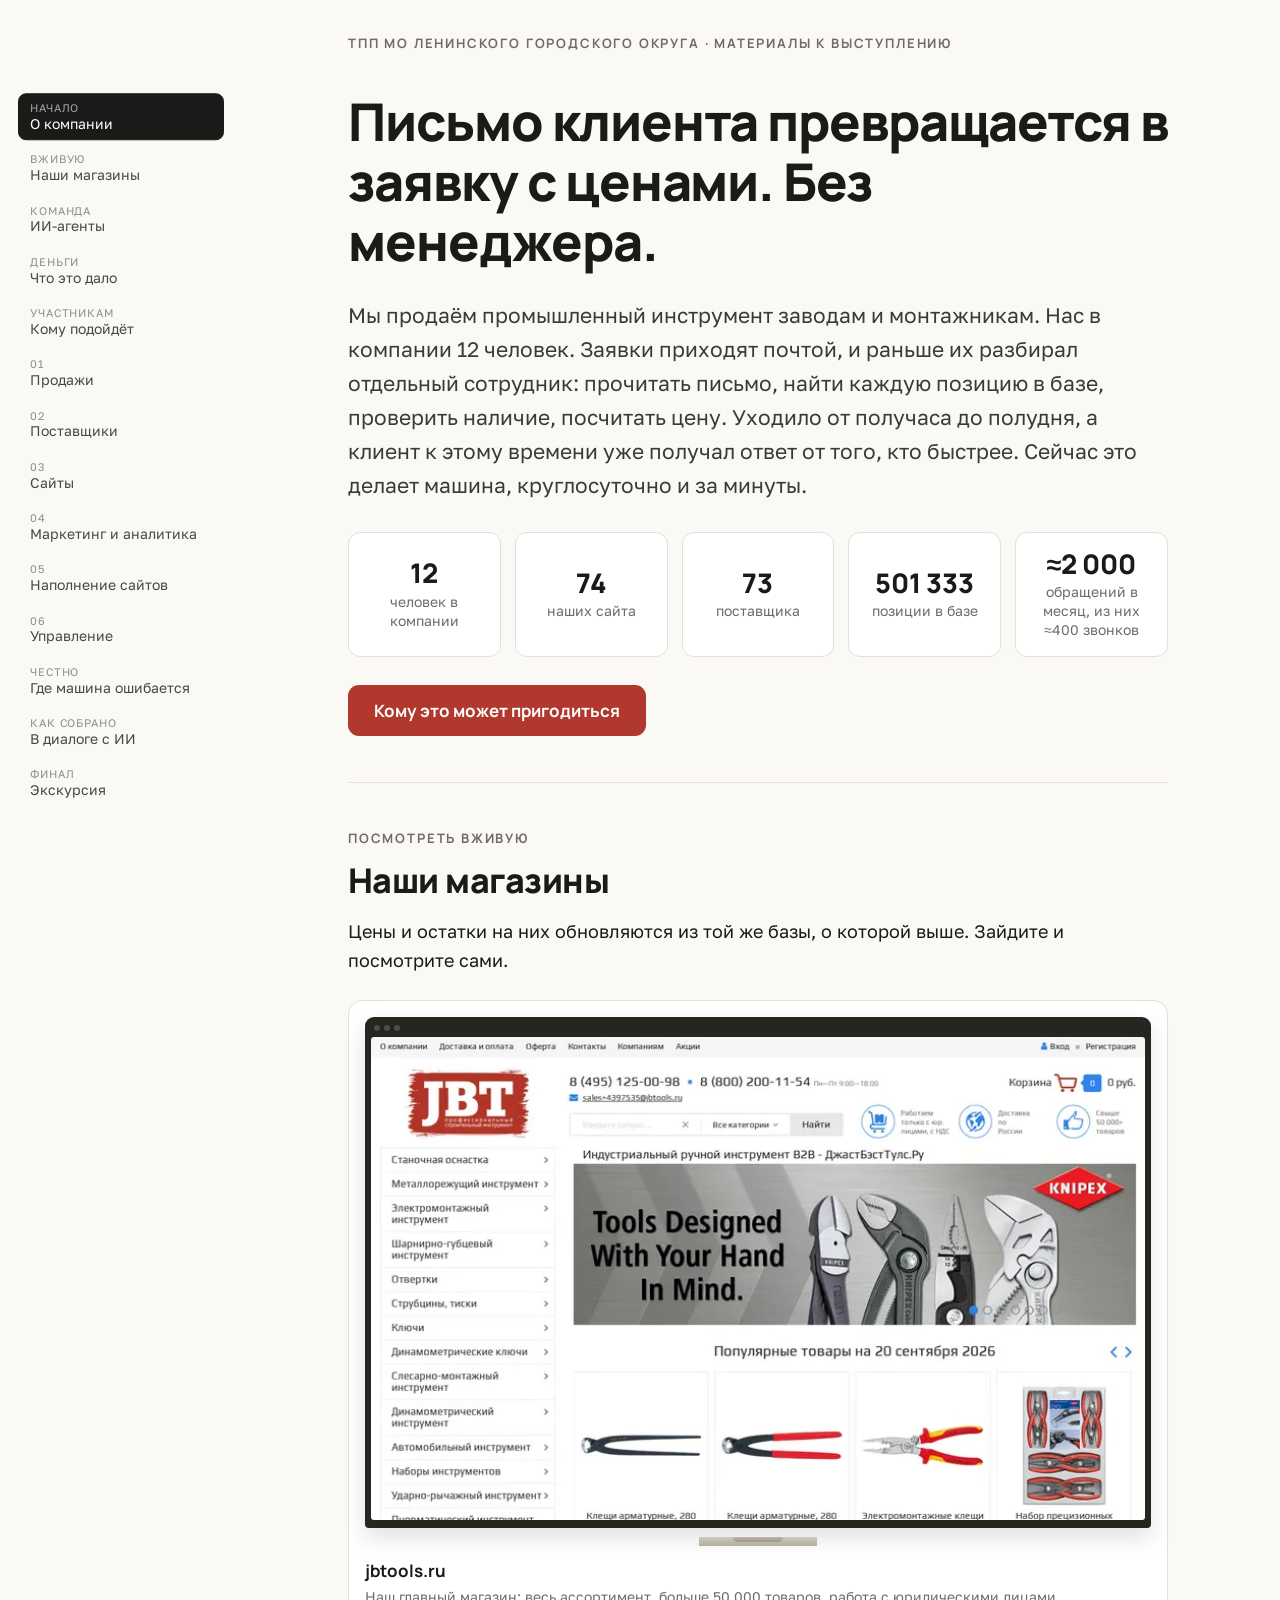
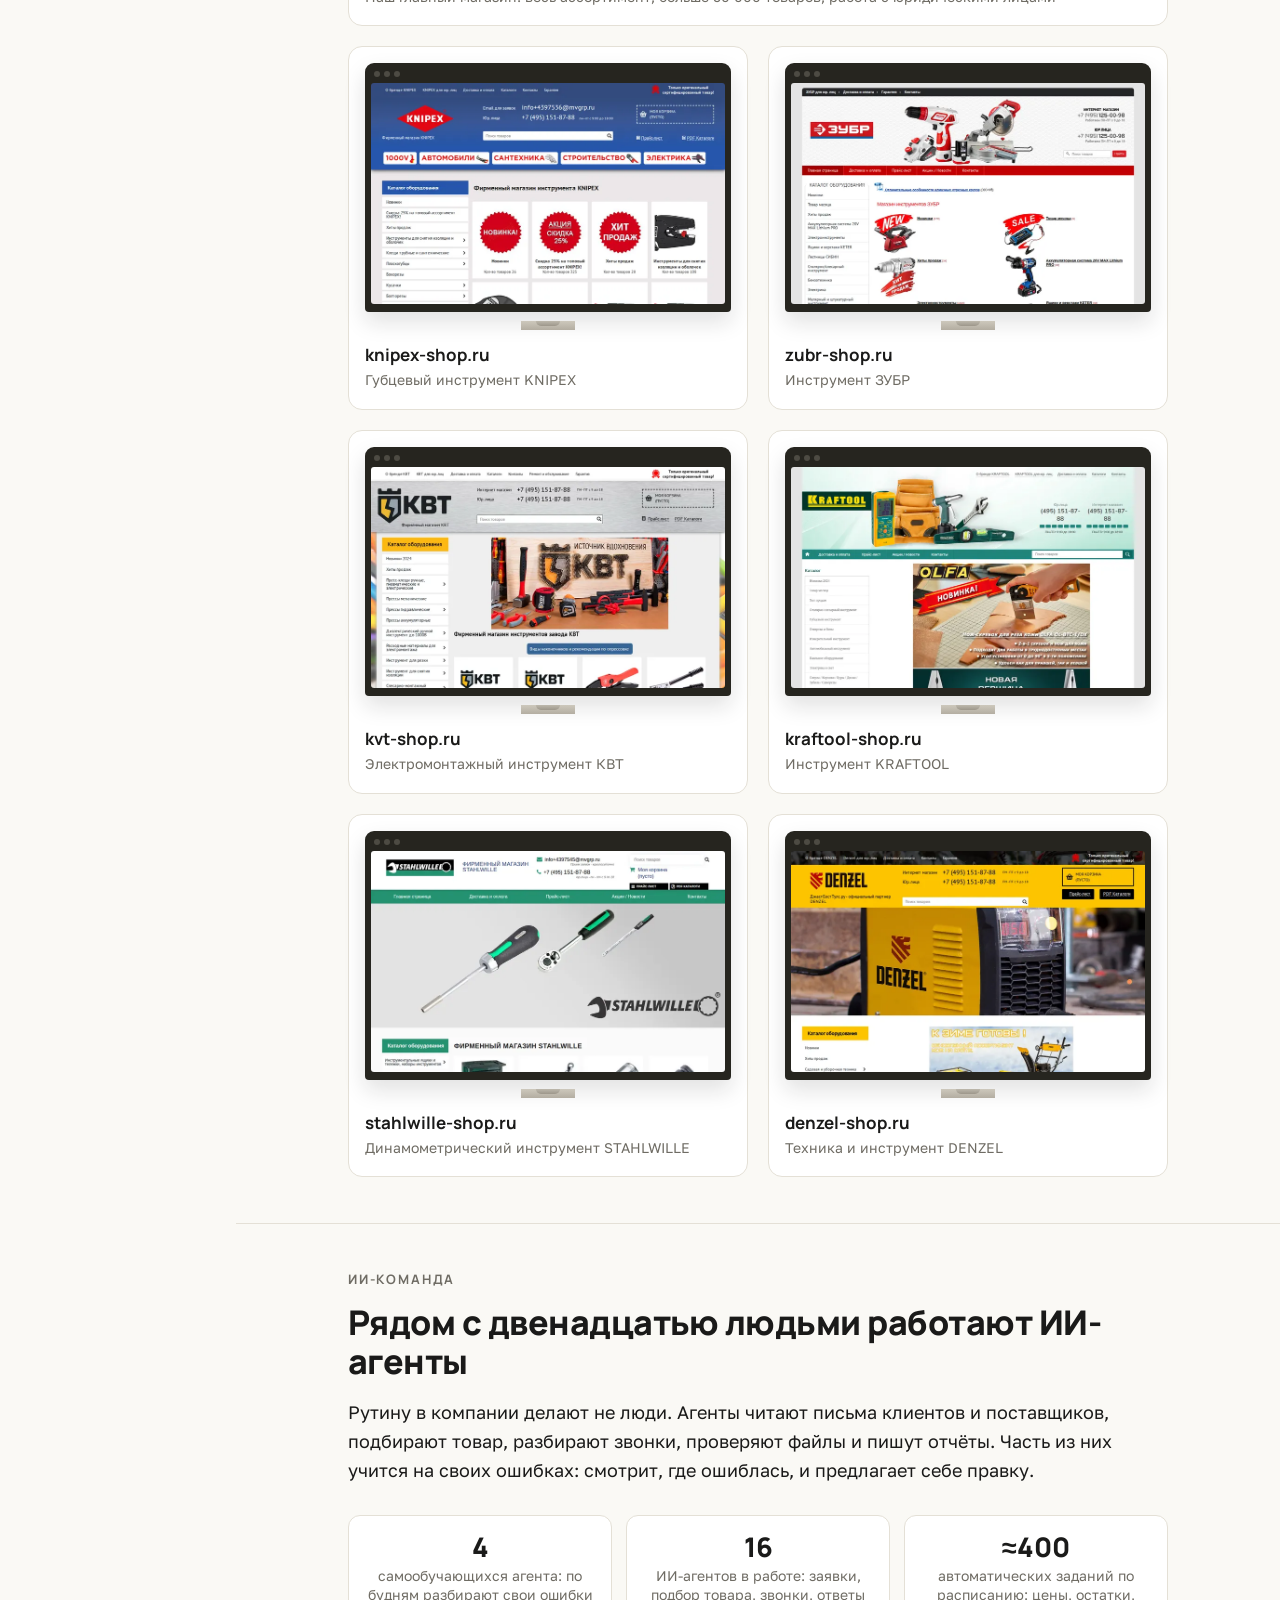
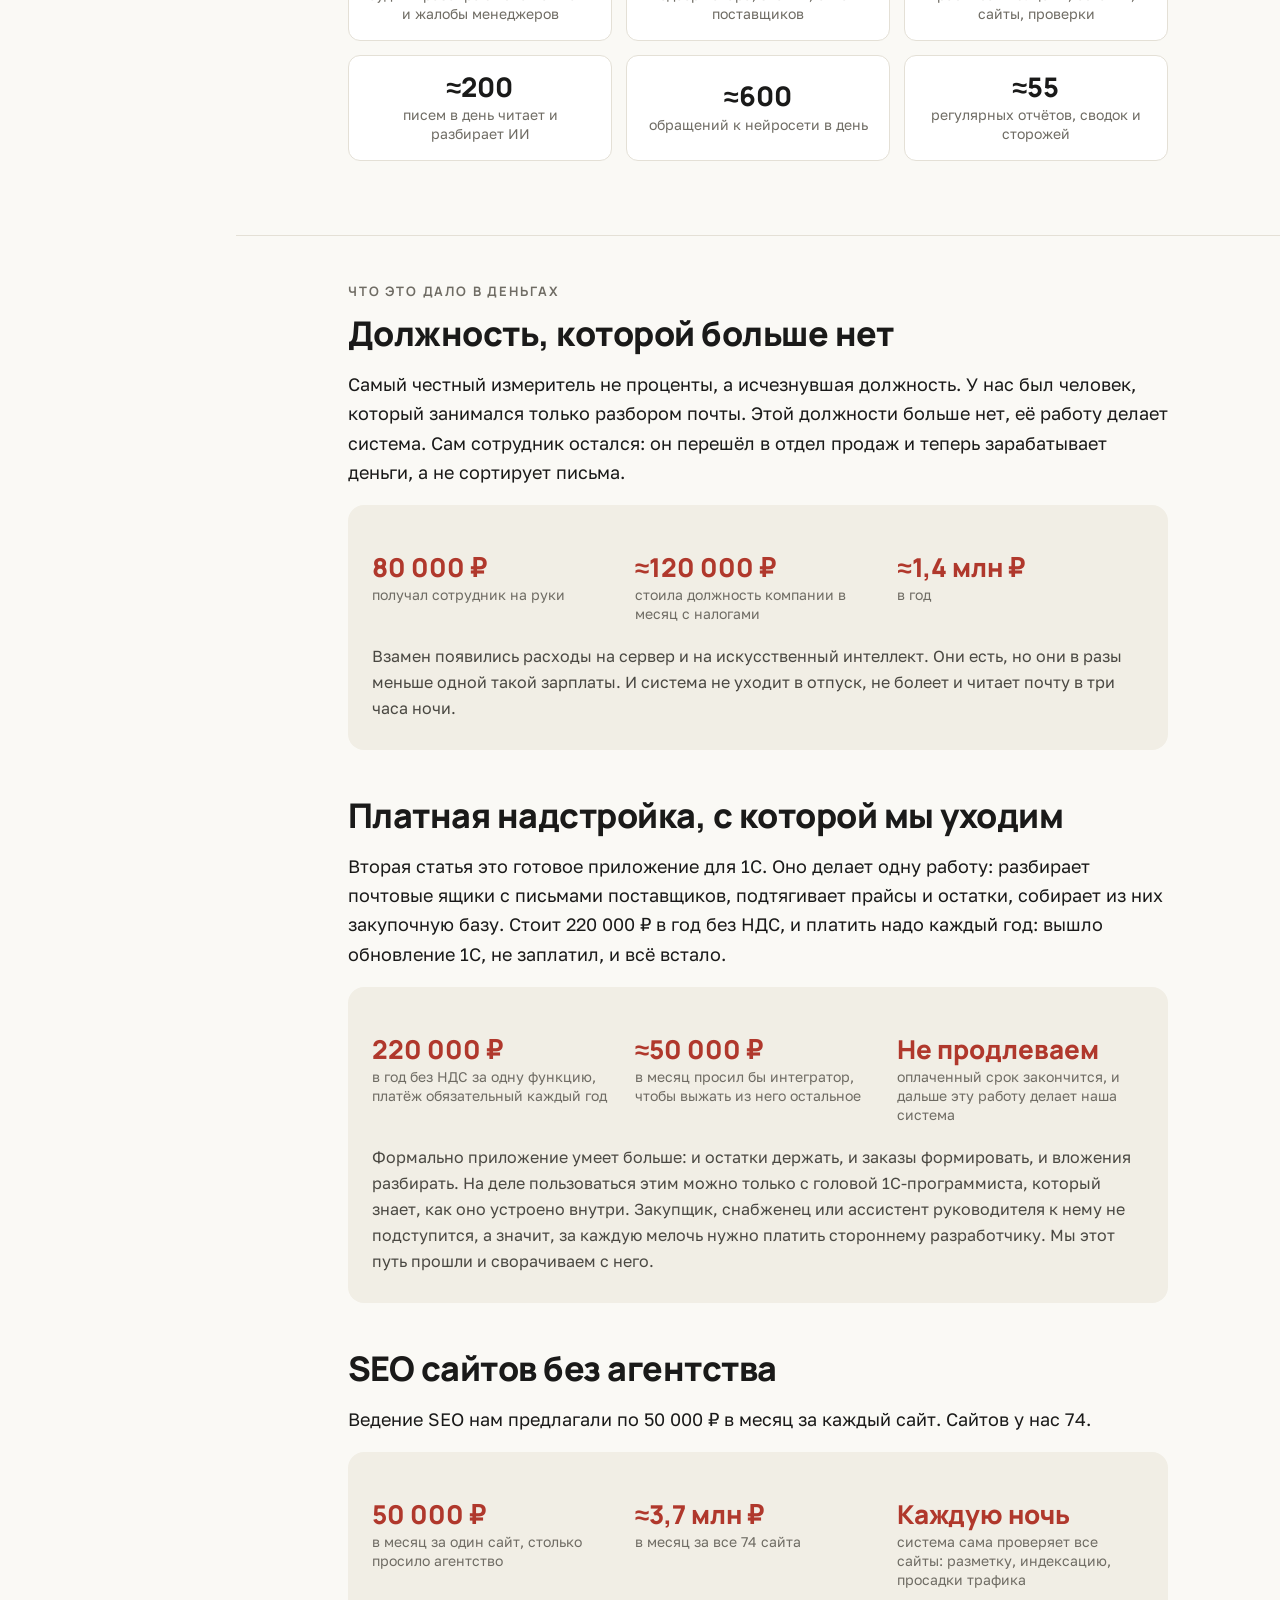
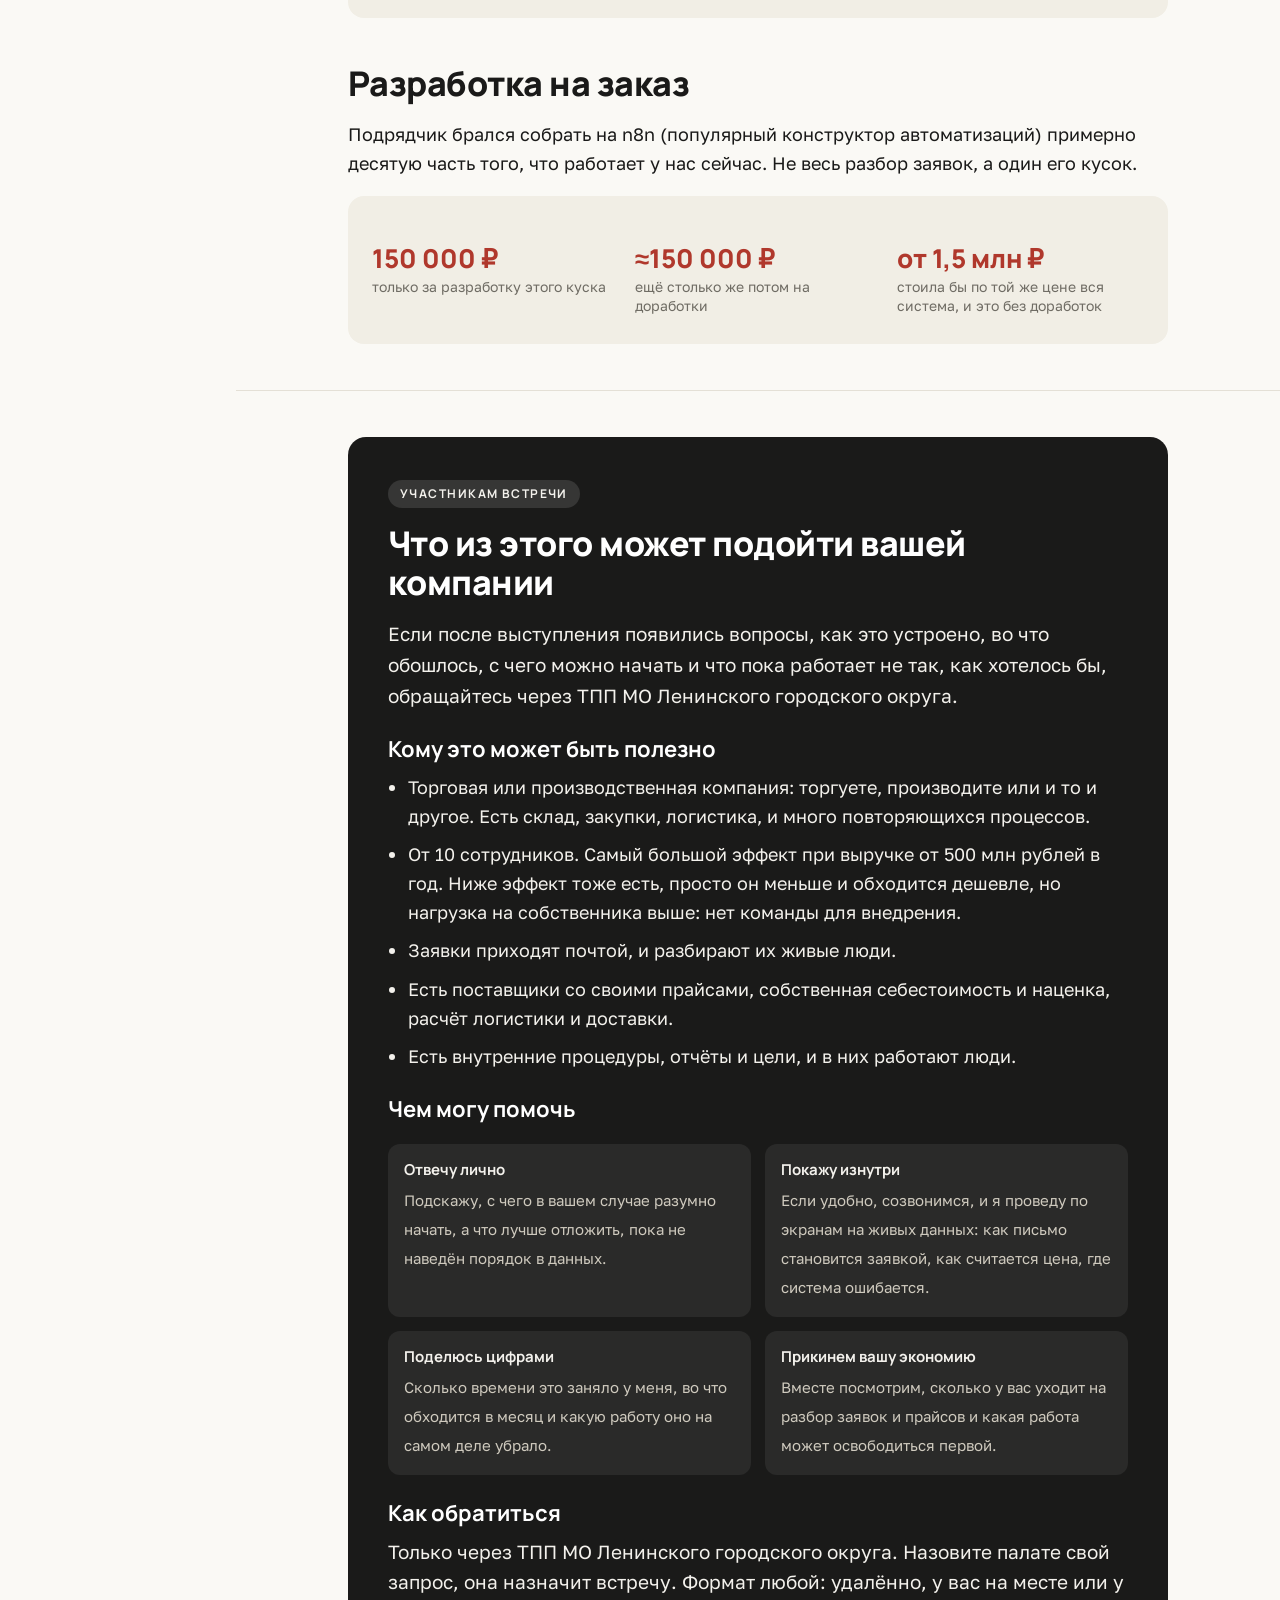
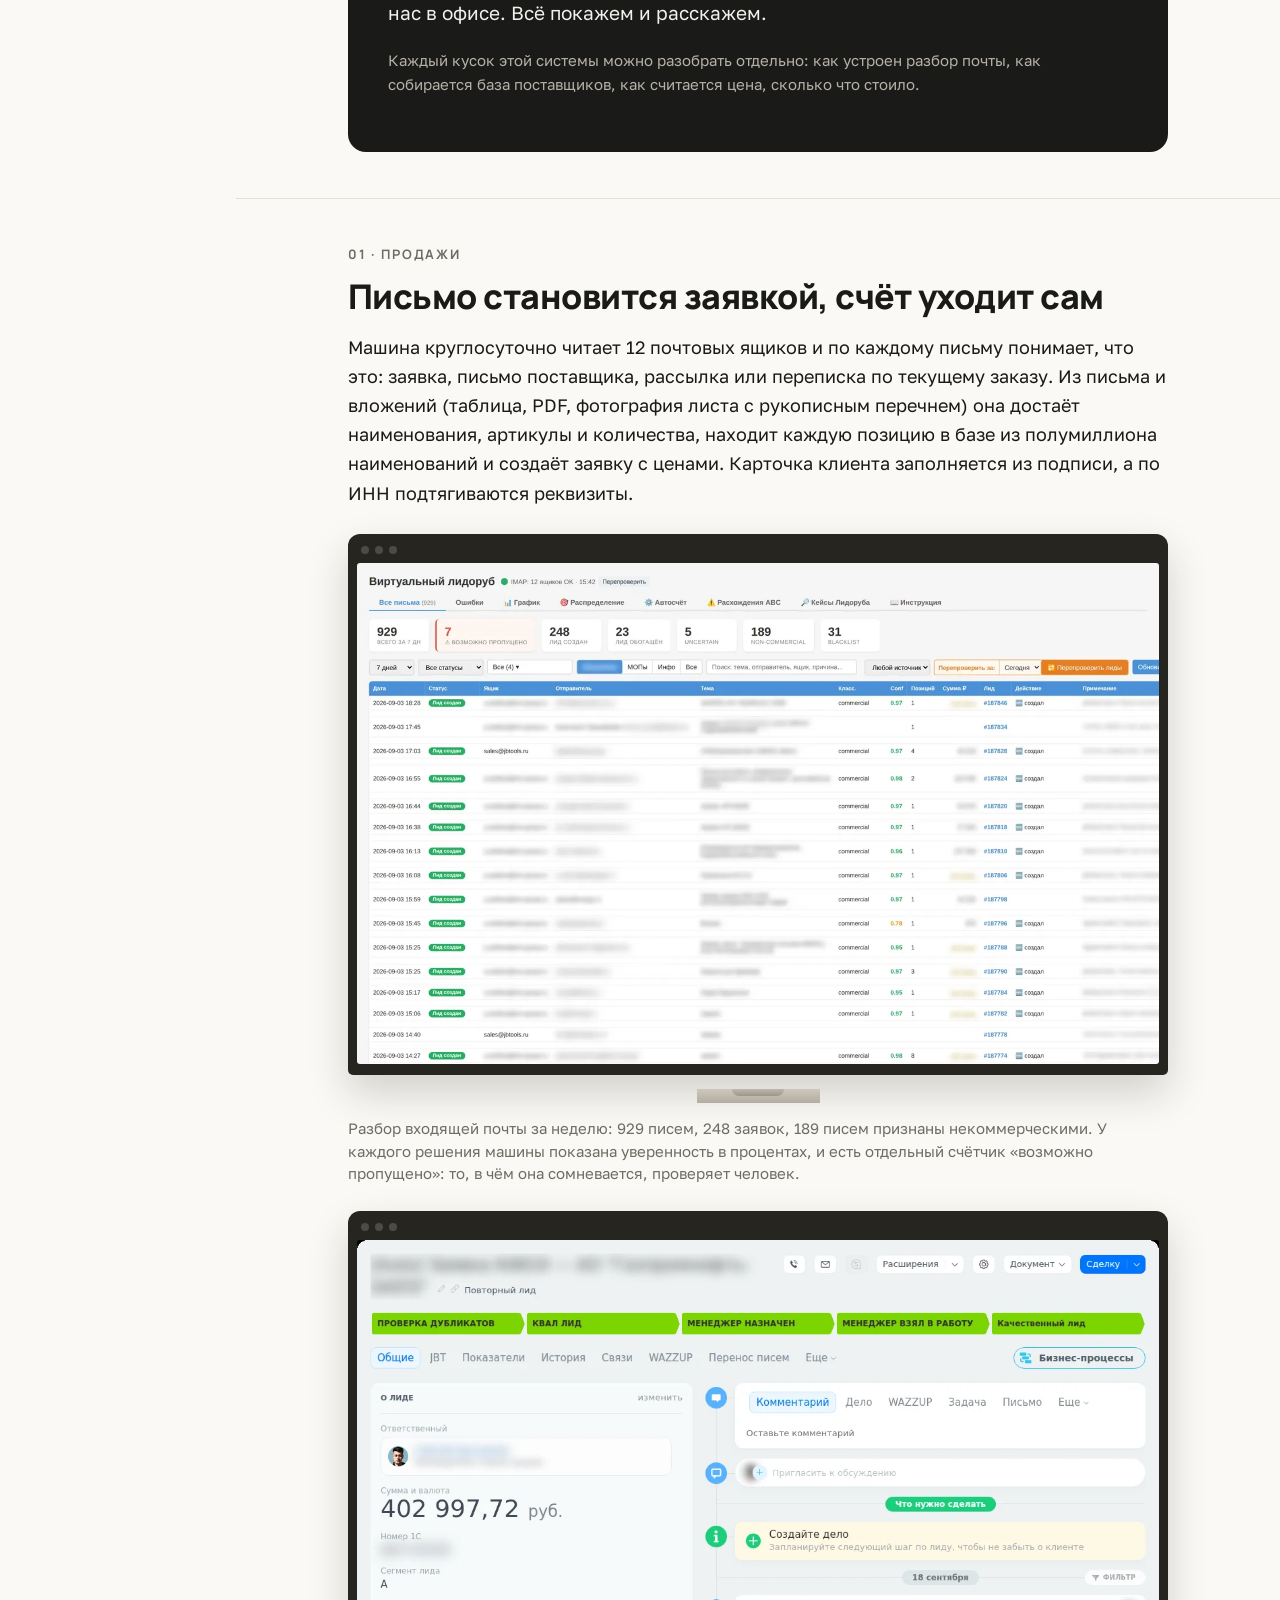
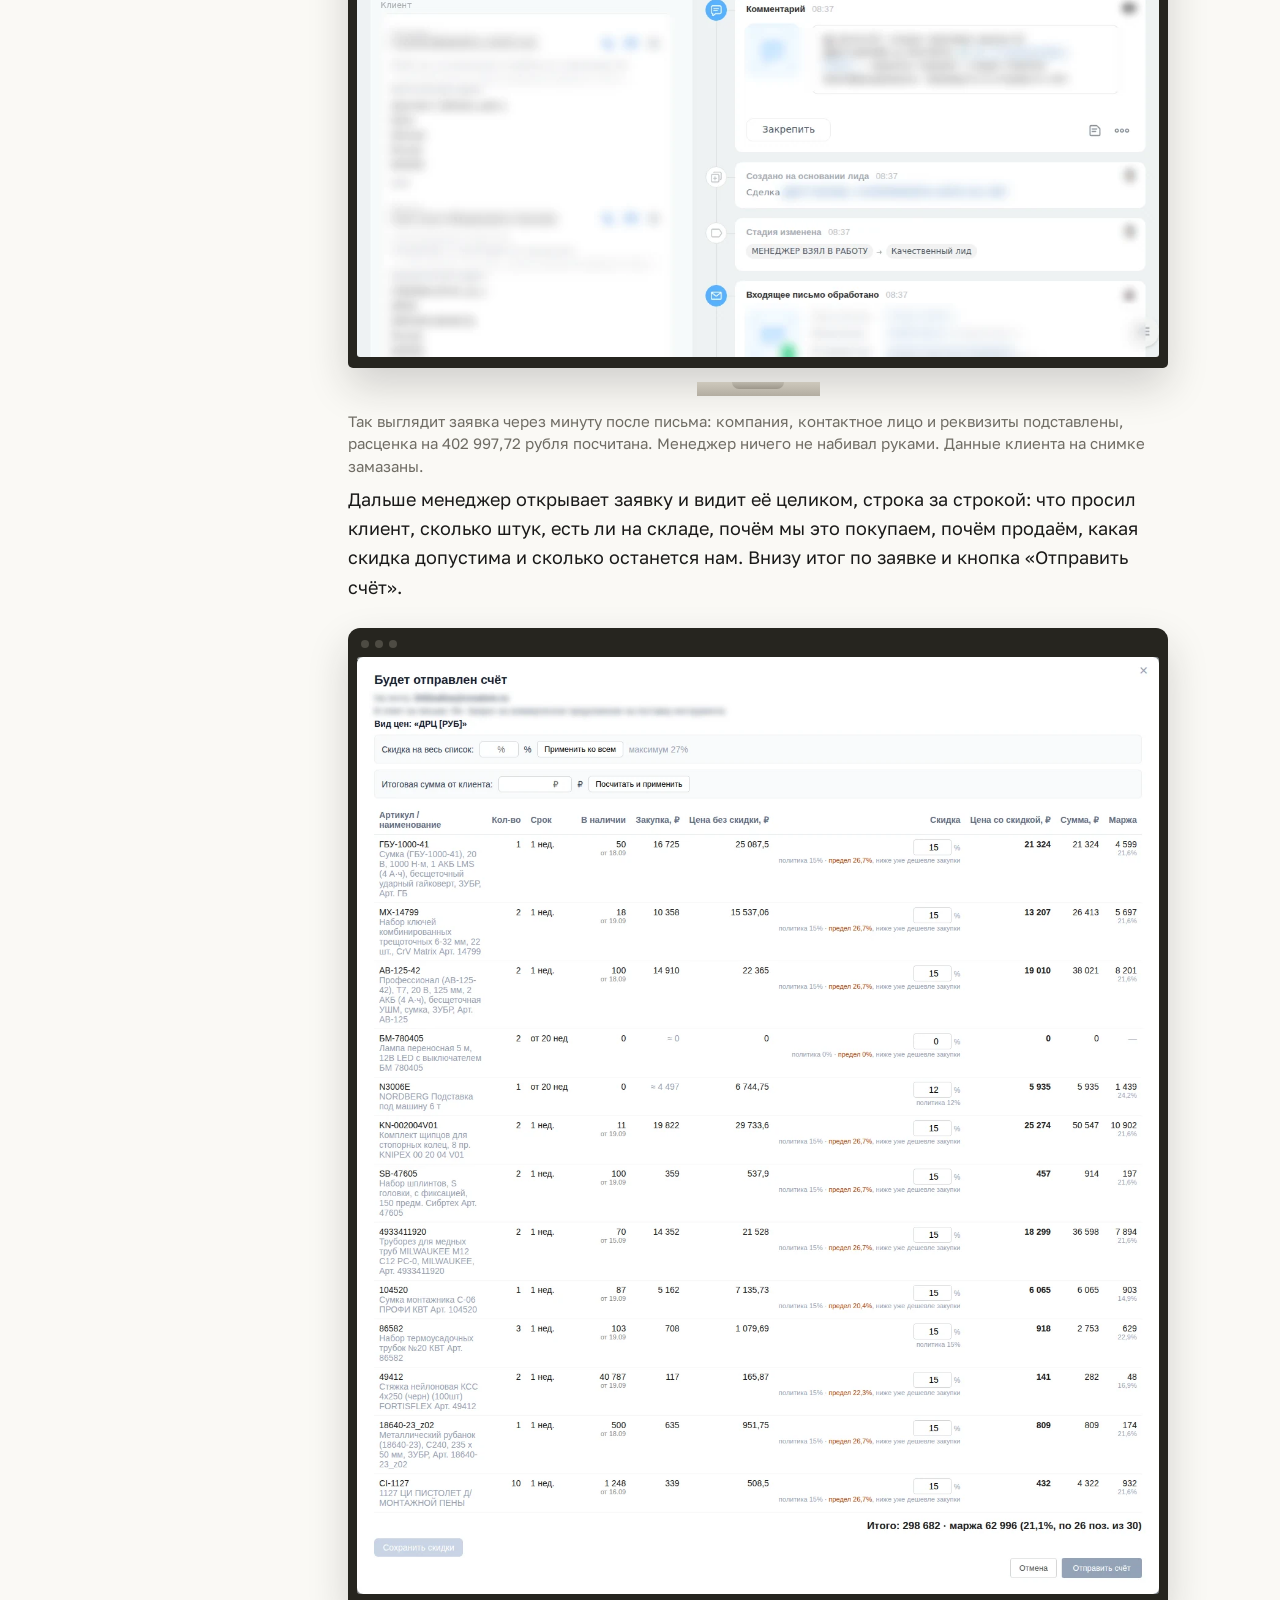
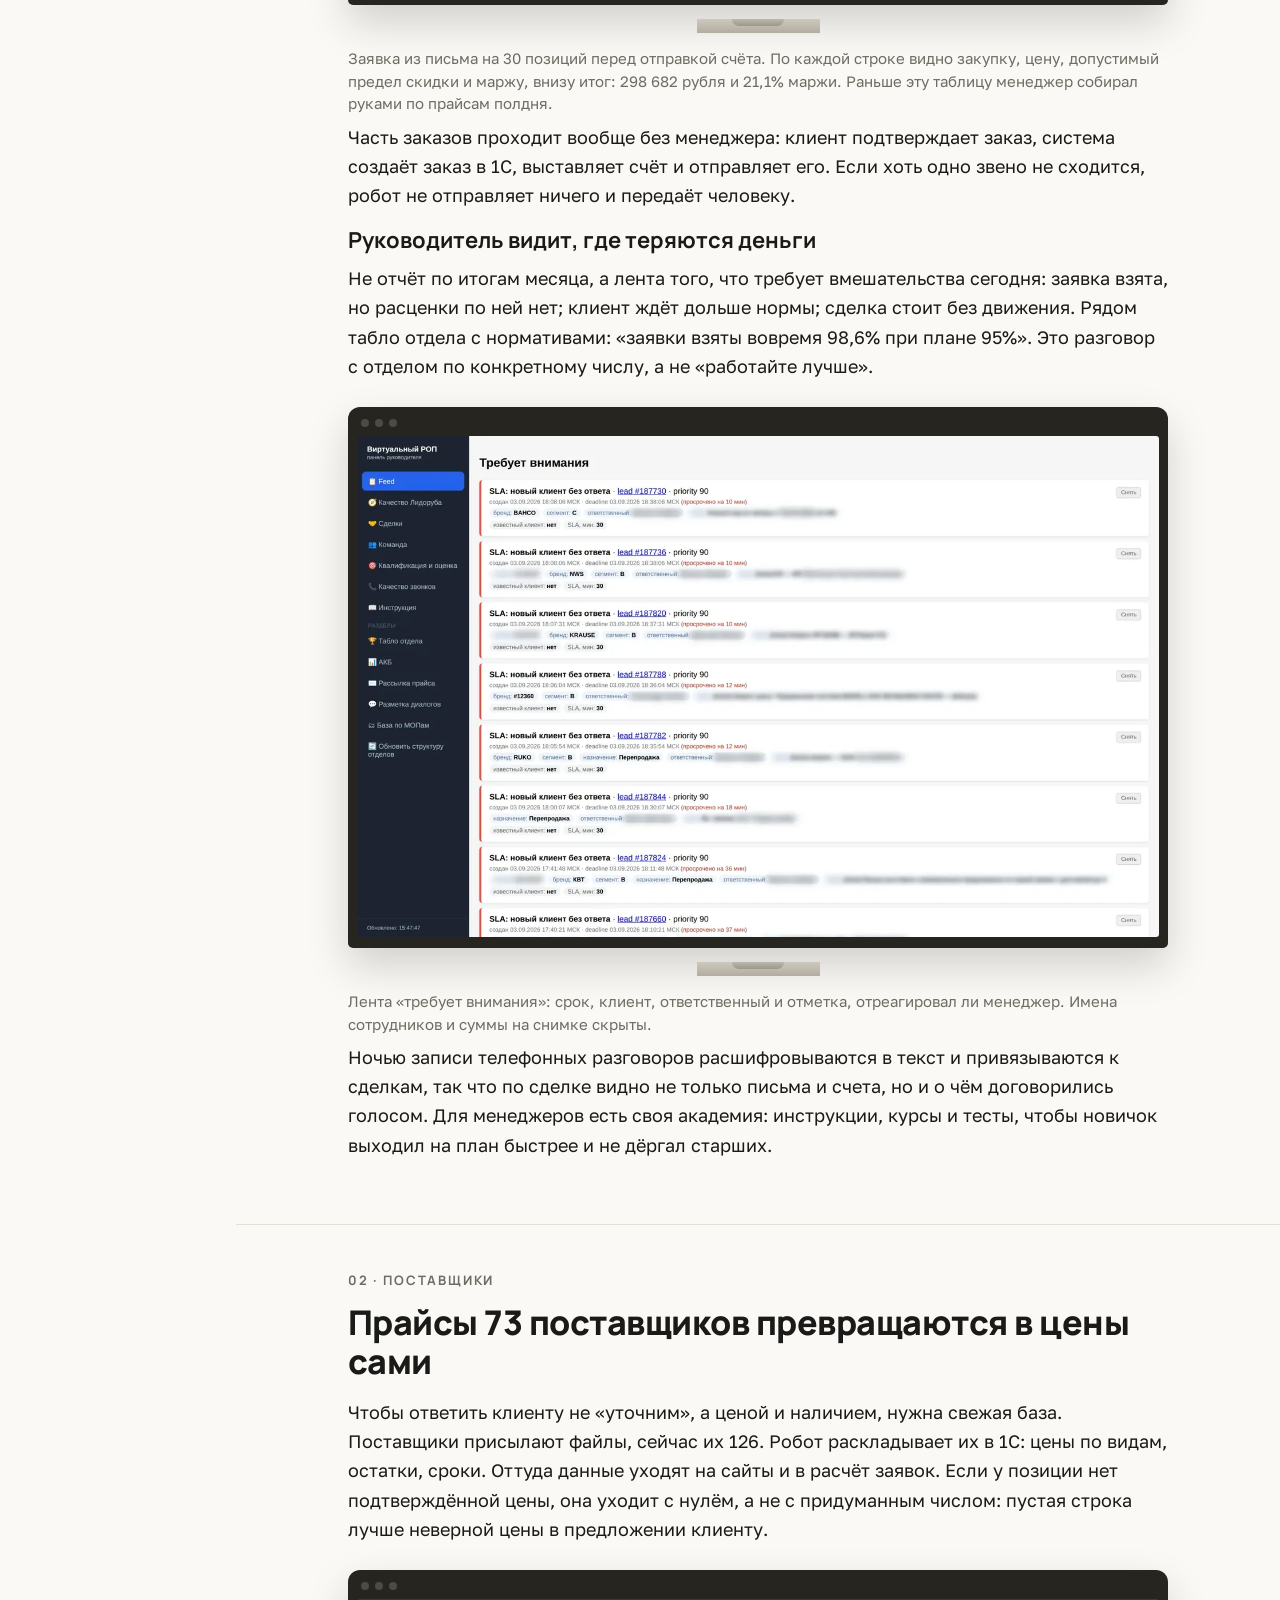
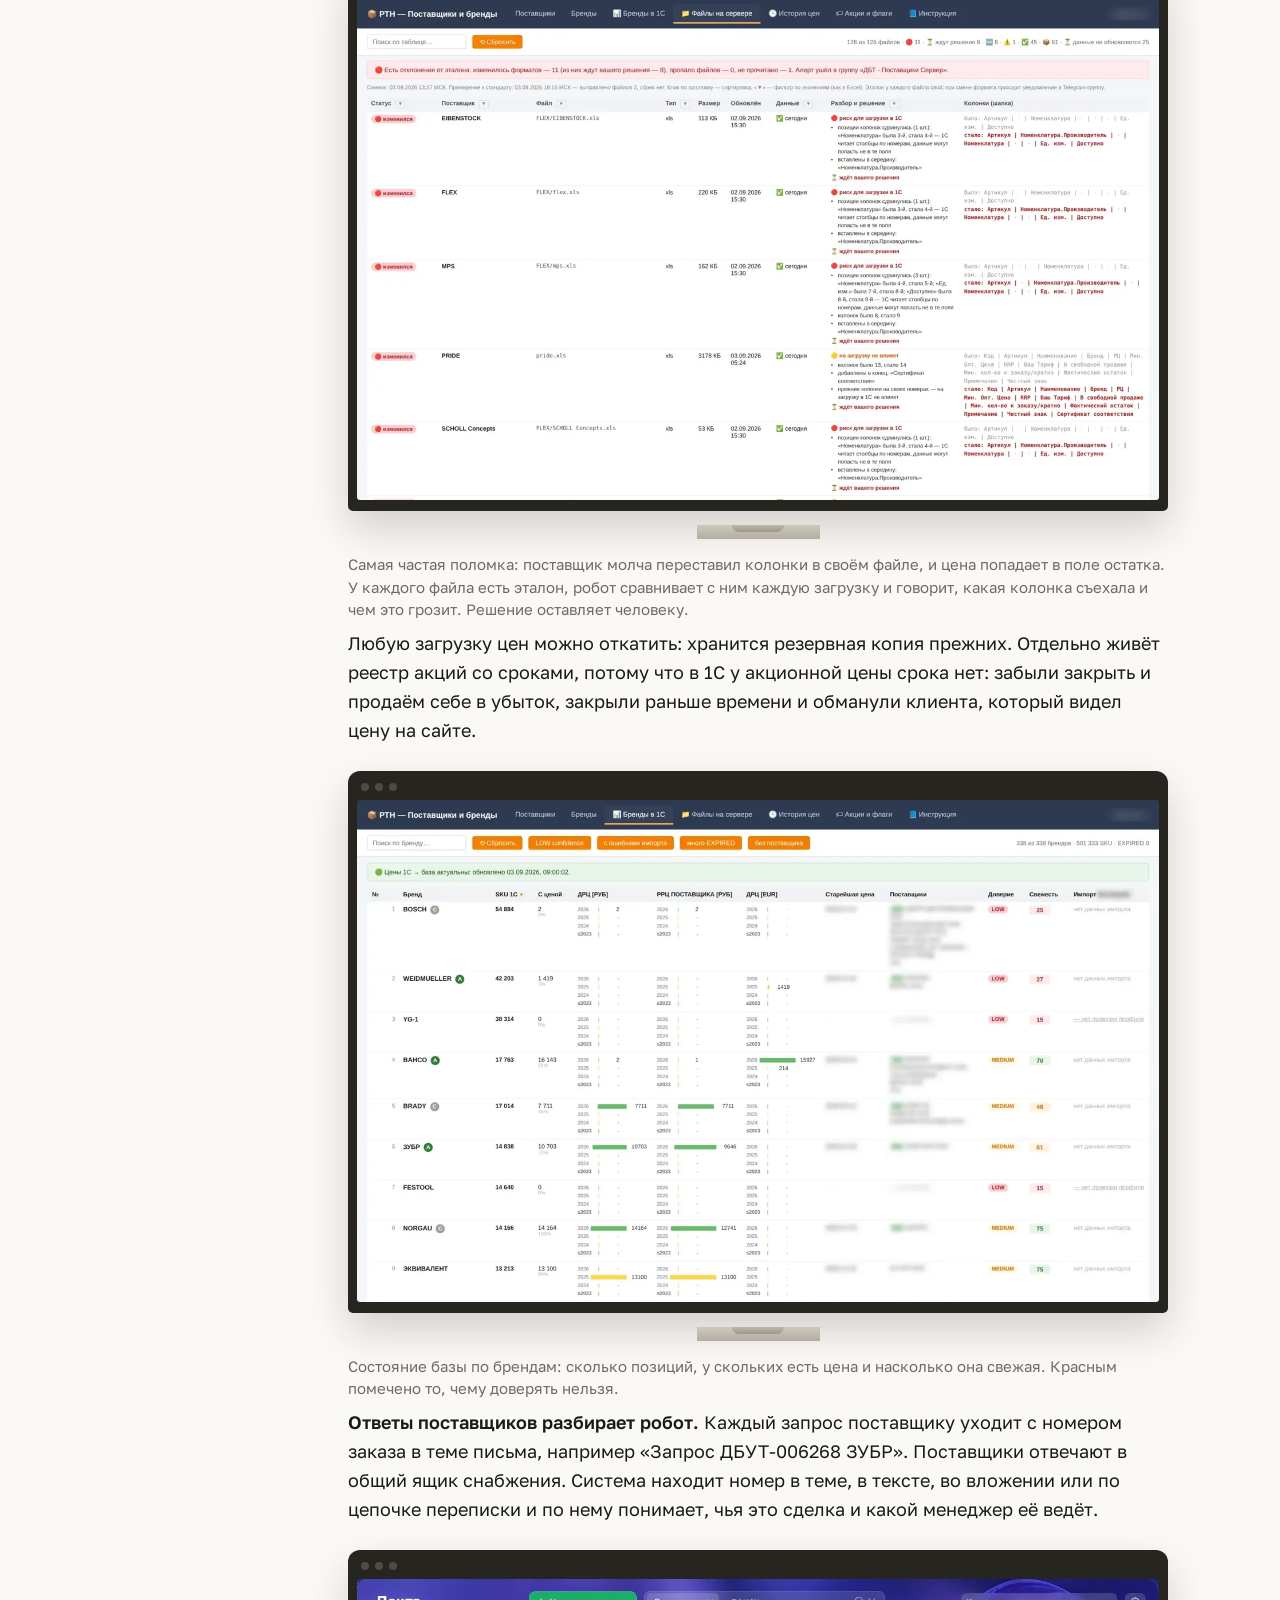
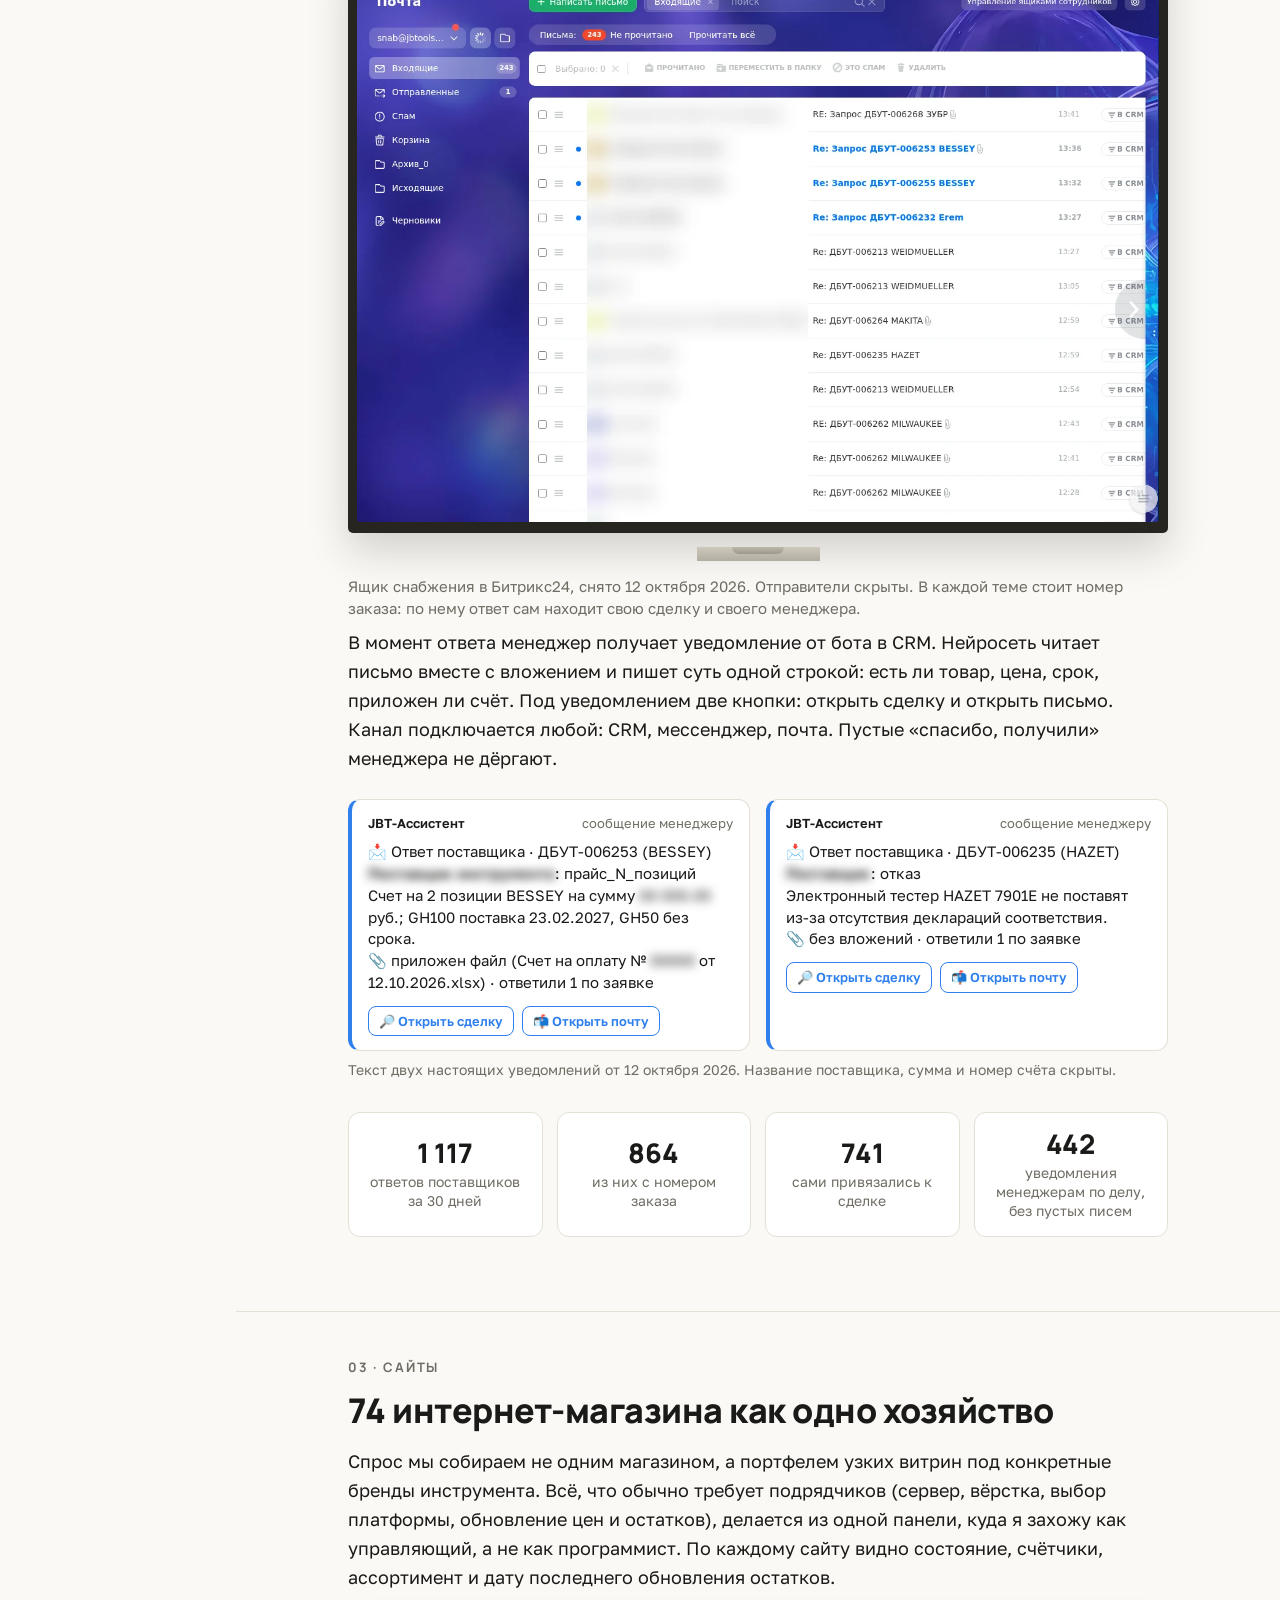
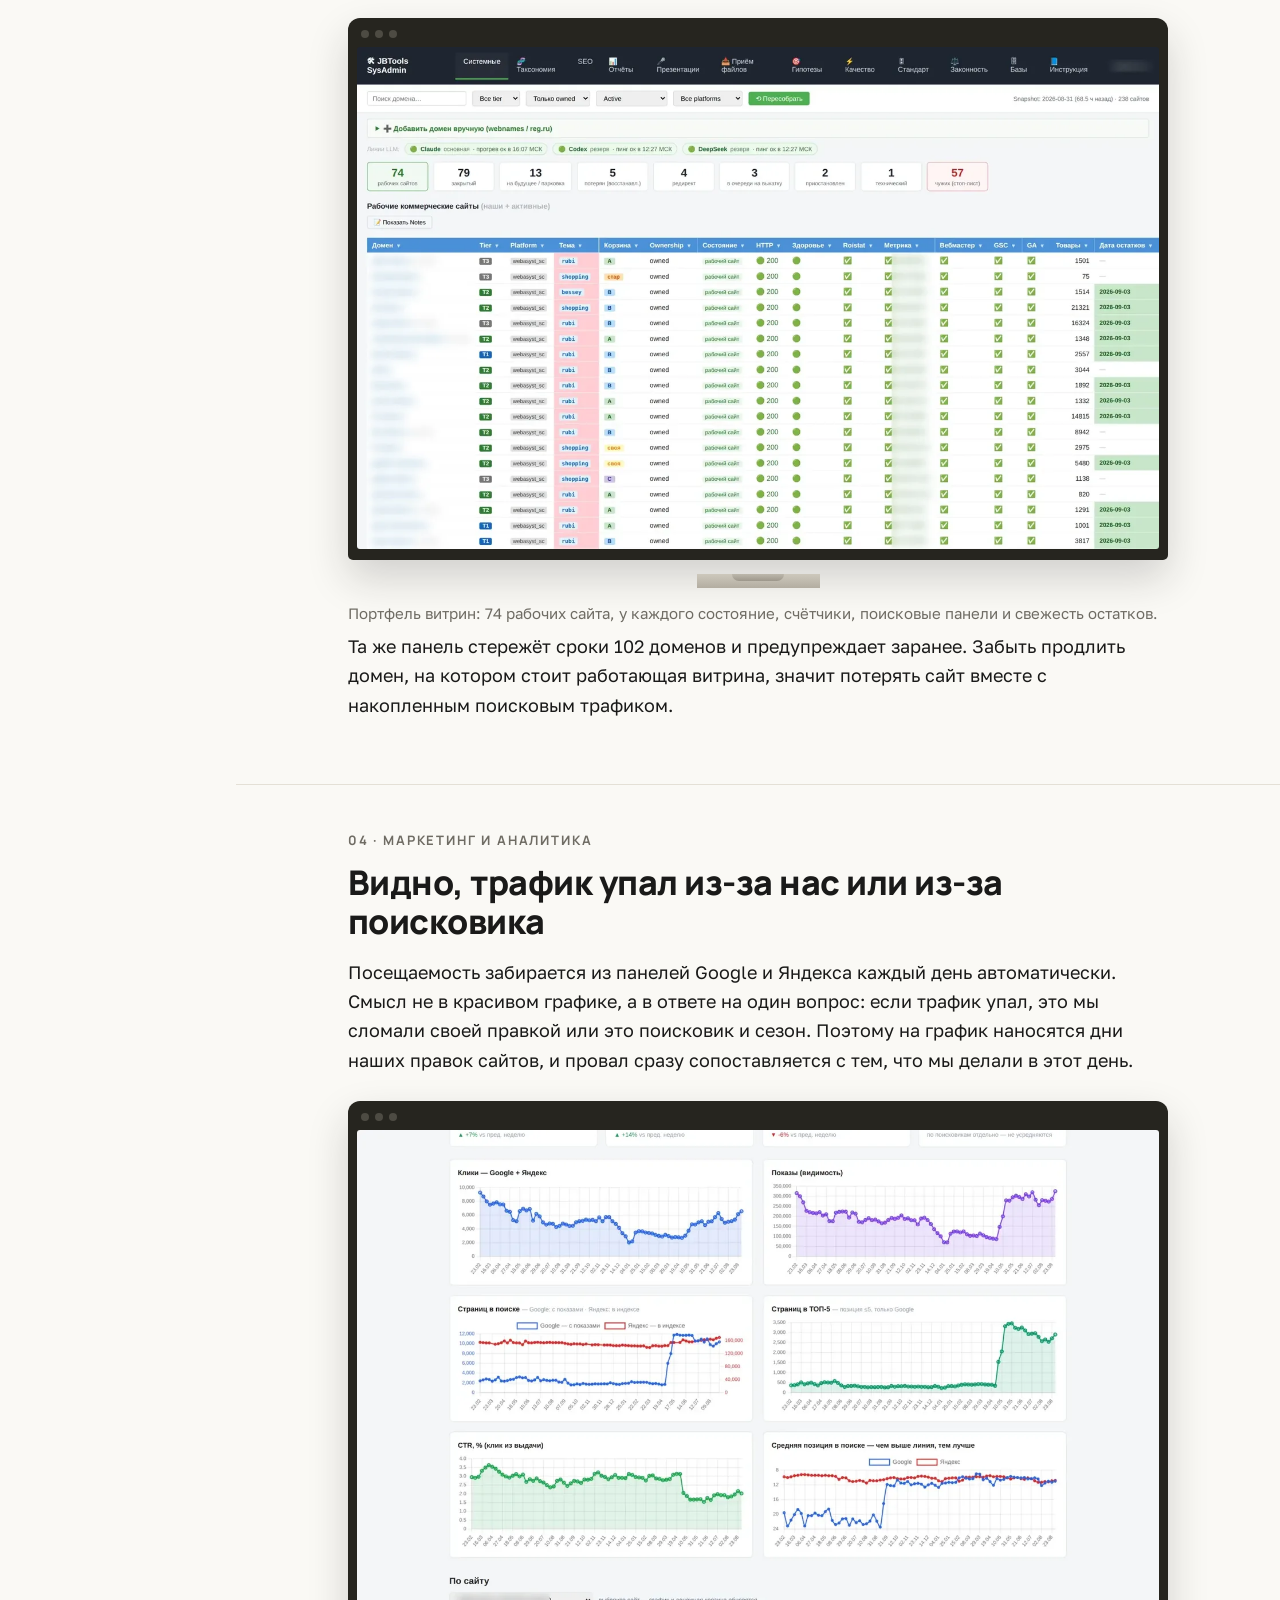
<file: tpp/index.html>
<!doctype html>
<html lang="ru">
<head>
<meta charset="utf-8">
<meta name="viewport" content="width=device-width, initial-scale=1">
<title>Автоматизация продаж JBTools</title>
<meta name="description" content="Как в компании из 12 человек письмо клиента само превращается в заявку с ценами. Живая система снимками. Для выступления в ТПП МО Ленинского городского округа.">
<meta name="robots" content="noindex,nofollow">
<link rel="stylesheet" href="../fonts.css">
<style>
:root{
  --paper:#faf9f5; --ink:#1a1a19; --grey:#6f6c64; --line:#e4e0d6;
  --red:#b0382c; --white:#fff; --sand:#f1eee5;
}
*{box-sizing:border-box}
html{scroll-behavior:smooth}
body{
  margin:0; background:var(--paper); color:var(--ink);
  font:400 18px/1.62 'Golos Text', -apple-system, Segoe UI, Roboto, sans-serif;
  -webkit-font-smoothing:antialiased;
}
h1,h2,h3{font-family:'Manrope','Golos Text',sans-serif; font-weight:800; line-height:1.15; margin:0 0 .5em}
h1{font-size:clamp(30px,5.4vw,52px); letter-spacing:-.02em}
h2{font-size:clamp(24px,3.6vw,34px); letter-spacing:-.015em}
h3{font-size:clamp(19px,2.4vw,22px); font-weight:700}
p{margin:0 0 1em}
a{color:var(--red)}
.wrap{max-width:860px; margin:0 auto; padding:0 20px}
.eyebrow{font:700 13px/1.4 'Manrope',sans-serif; letter-spacing:.14em; text-transform:uppercase; color:var(--grey); margin:0 0 14px}

/* шапка и первый экран */
header{padding:34px 0 0}
.hero{padding:26px 0 46px; border-bottom:1px solid var(--line)}
.hero .lead{font-size:clamp(18px,2.3vw,21px); color:#3b3a37; max-width:44em}
.facts{display:grid; grid-template-columns:repeat(5,1fr); gap:14px; margin:30px 0 28px}
.fact{background:var(--white); border:1px solid var(--line); border-radius:12px; padding:16px}
.fact b{display:block; font:800 clamp(20px,3.2vw,27px)/1.1 'Manrope',sans-serif}
.fact span{display:block; font-size:14px; color:var(--grey); margin-top:5px; line-height:1.35}

.btn{
  display:inline-block; background:var(--red); color:#fff!important; text-decoration:none;
  font:700 17px/1 'Manrope',sans-serif; padding:17px 26px; border-radius:11px;
}
.btn:hover{background:#952f24}
.btn--ghost{background:transparent; color:var(--red)!important; border:1.5px solid var(--red)}
.btn--light{background:transparent; color:#f3f1ec!important; border:1.5px solid rgba(255,255,255,.4); margin-left:10px}
.btn--light:hover{background:rgba(255,255,255,.1)}
@media(max-width:560px){.btn--light{margin:12px 0 0; display:block; text-align:center}}
.btn--ghost:hover{background:rgba(176,56,44,.07)}
.hero-btns{margin:0; display:flex; gap:12px; flex-wrap:wrap}
@media(max-width:560px){.hero-btns .btn{flex:1 1 100%; text-align:center}}

section{padding:46px 0; border-bottom:1px solid var(--line)}
section:last-of-type{border-bottom:0}

/* деньги */
.money{background:var(--sand); border-radius:16px; padding:28px 24px; margin:6px 0 0}
.money .row{display:grid; grid-template-columns:repeat(3,1fr); gap:16px; margin:20px 0 0}
.money .row div b{display:block; font:800 clamp(19px,3vw,26px)/1.1 'Manrope',sans-serif; color:var(--red)}
.money .row div span{font-size:14px; color:var(--grey); line-height:1.35; display:block; margin-top:5px}

/* оффер */
.offer{background:var(--ink); color:#f3f1ec; border-radius:18px; padding:clamp(24px,4vw,40px)}
.offer h2{color:#fff}
.offer .tag{display:inline-block; font:700 12px/1 'Manrope',sans-serif; letter-spacing:.12em; text-transform:uppercase;
  background:rgba(255,255,255,.12); padding:8px 12px; border-radius:99px; margin-bottom:16px}
.offer ul{margin:0 0 22px; padding-left:20px}
.offer li{margin:0 0 9px}
.offer .grid{display:grid; grid-template-columns:repeat(2,1fr); gap:14px; margin:22px 0}
.offer .cell{background:rgba(255,255,255,.07); border-radius:12px; padding:16px}
.offer .cell b{display:block; font:700 15px/1.3 'Manrope',sans-serif; margin-bottom:5px}
.offer .cell span{font-size:15px; color:#cfcabe; line-height:1.45}
.offer .price{font:800 clamp(24px,4vw,34px)/1.15 'Manrope',sans-serif; color:#fff; margin:0 0 6px}
.offer .price s{color:#8d887d; font-weight:700; margin-right:10px}
.offer .note{font-size:15px; color:#b6b1a6}

/* скриншот в рамке ноутбука */
figure.shot{margin:26px 0 8px}
.device{max-width:100%}
.device__screen{background:#26251f; border-radius:12px 12px 5px 5px; padding:9px 9px 11px; box-shadow:0 18px 40px rgba(26,26,25,.18)}
.device__bar{display:flex; gap:6px; padding:3px 4px 9px}
.device__bar i{width:8px; height:8px; border-radius:50%; background:#4d4b43; display:block}
.device__screen img{display:block; width:100%; height:auto; border-radius:3px; background:#fff}
.device__stand{width:15%; min-width:70px; margin:0 auto; height:14px; background:linear-gradient(180deg,#cdc8bc,#b3ada1)}
.device__stand::after{content:""; display:block; width:min(230px,42%); height:7px; margin:14px auto 0;
  background:linear-gradient(180deg,#bdb8ac,#9d978b); border-radius:0 0 7px 7px}
figcaption{font-size:15px; color:var(--grey); line-height:1.5; margin-top:14px}

/* магазины */
.shops{display:grid; grid-template-columns:repeat(2,1fr); gap:20px; margin:24px 0 0}
.shops a{display:block; background:var(--white); border:1px solid var(--line); border-radius:14px;
  padding:16px 16px 18px; text-decoration:none; color:var(--ink); transition:border-color .15s, transform .15s}
.shops a:hover{border-color:var(--red); transform:translateY(-2px)}
.shops a.wide{grid-column:1 / -1}
.shops .device{margin-bottom:14px}
.shops .device__screen{padding:6px 6px 8px; border-radius:9px 9px 4px 4px; box-shadow:0 10px 22px rgba(26,26,25,.13)}
.shops .device__bar{gap:4px; padding:2px 3px 6px}
.shops .device__bar i{width:6px; height:6px}
.shops .device__stand{height:9px; min-width:54px}
.shops .device__stand::after{height:5px; margin-top:9px}
.shops b{display:block; font:700 17px/1.25 'Manrope',sans-serif}
.shops span{display:block; font-size:14px; color:var(--grey); margin-top:5px; line-height:1.45}

.mistakes li{margin:0 0 12px}
footer{padding:46px 0 60px; color:var(--grey); font-size:15px}
.author{display:flex; align-items:center; gap:14px; margin:0 0 18px}
.author .ava{width:48px; height:48px; border-radius:50%; background:var(--ink); color:#fff;
  font:700 16px/48px 'Manrope',sans-serif; text-align:center; flex:none}
.author b{display:block; color:var(--ink); font-family:'Manrope',sans-serif}
.links{display:flex; gap:12px; flex-wrap:wrap; margin:18px 0}

@media(max-width:720px){
  body{font-size:17px}
  .facts{grid-template-columns:repeat(2,1fr)}
  .money .row,.offer .grid{grid-template-columns:1fr}
  .shops{grid-template-columns:1fr}
  .device__screen{padding:6px 6px 8px}
}

/* Панель глав слева: для показа с ноутбука на телевизоре (12.10.2026) */
.chapters{position:fixed; left:18px; top:50%; transform:translateY(-50%); display:none; flex-direction:column; gap:4px; width:206px; z-index:10}
.chapters a{font-size:14px; line-height:1.25; color:#4a4842; text-decoration:none; padding:7px 11px; border-radius:8px; border:1px solid transparent}
.chapters a:hover{background:var(--white); border-color:var(--line)}
.chapters a.is-active{background:#1b1a18; color:#fff; border-color:#1b1a18}
.chapters a small{display:block; font-size:11px; letter-spacing:.08em; text-transform:uppercase; opacity:.6}
section, .hero{scroll-margin-top:24px}
@media(min-width:1200px){ .chapters{display:flex} body{padding-left:236px} }
@media(min-width:1600px){ body{padding-left:0} .wrap{max-width:1040px} body{font-size:19px} .lead{max-width:48em} }
.pings{display:grid; grid-template-columns:repeat(2,1fr); gap:16px; margin:26px 0 8px}
.ping{background:var(--white); border:1px solid var(--line); border-left:4px solid #2f80ed; border-radius:12px; padding:14px 16px; font-size:15px; line-height:1.45}
.ping__head{display:flex; justify-content:space-between; gap:10px; font-size:13px; color:var(--grey); margin-bottom:8px}
.ping__bot{font-weight:700; color:#1b1a18}
.ping p{margin:0}
.ping__btns{display:flex; flex-wrap:wrap; gap:8px; margin-top:12px}
.ping__btns span{border:1px solid #2f80ed; color:#2f80ed; border-radius:8px; padding:5px 10px; font-size:13px; font-weight:600}
.hide{filter:blur(5px); user-select:none}
.pings__note{font-size:14px; color:var(--grey); margin:4px 0 0}
.facts.facts--4{grid-template-columns:repeat(4,1fr)}
@media(max-width:760px){ .pings{grid-template-columns:1fr} .facts.facts--4{grid-template-columns:repeat(2,1fr)} }
.facts.facts--3{grid-template-columns:repeat(3,1fr)}
@media(max-width:760px){ .facts.facts--3{grid-template-columns:repeat(2,1fr)} }
.fact{display:flex; flex-direction:column; justify-content:center; align-items:center; text-align:center}
</style>
</head>
<body>

<nav class="chapters" aria-label="Главы">
  <a href="#top"><small>Начало</small>О компании</a>
  <a href="#shops"><small>Вживую</small>Наши магазины</a>
  <a href="#ai"><small>Команда</small>ИИ-агенты</a>
  <a href="#money"><small>Деньги</small>Что это дало</a>
  <a href="#offer"><small>Участникам</small>Кому подойдёт</a>
  <a href="#sales"><small>01</small>Продажи</a>
  <a href="#suppliers"><small>02</small>Поставщики</a>
  <a href="#sites"><small>03</small>Сайты</a>
  <a href="#marketing"><small>04</small>Маркетинг и аналитика</a>
  <a href="#content"><small>05</small>Наполнение сайтов</a>
  <a href="#management"><small>06</small>Управление</a>
  <a href="#honest"><small>Честно</small>Где машина ошибается</a>
  <a href="#how"><small>Как собрано</small>В диалоге с ИИ</a>
  <a href="#tour"><small>Финал</small>Экскурсия</a>
</nav>
<header>
  <div class="wrap"><p class="eyebrow">ТПП МО Ленинского городского округа · материалы к выступлению</p></div>
</header>

<div class="wrap">
  <div class="hero" id="top">
    <h1>Письмо клиента превращается в заявку с ценами. Без менеджера.</h1>
    <p class="lead">Мы продаём промышленный инструмент заводам и монтажникам. Нас в компании 12 человек.
    Заявки приходят почтой, и раньше их разбирал отдельный сотрудник: прочитать письмо, найти каждую позицию
    в базе, проверить наличие, посчитать цену. Уходило от получаса до полудня, а клиент к этому времени
    уже получал ответ от того, кто быстрее. Сейчас это делает машина, круглосуточно и за минуты.</p>
    <div class="facts">
      <div class="fact"><b>12</b><span>человек в компании</span></div>
      <div class="fact"><b>74</b><span>наших сайта</span></div>
      <div class="fact"><b>73</b><span>поставщика</span></div>
      <div class="fact"><b>501 333</b><span>позиции в базе</span></div>
      <div class="fact"><b>≈2 000</b><span>обращений в месяц, из них ≈400 звонков</span></div>
    </div>
    <p class="hero-btns"><a class="btn" href="#offer">Кому это может пригодиться</a></p>
  </div>
</div>

<section id="shops">
  <div class="wrap">
    <p class="eyebrow">Посмотреть вживую</p>
    <h2>Наши магазины</h2>
    <p>Цены и остатки на них обновляются из той же базы, о которой выше. Зайдите и посмотрите сами.</p>
    <div class="shops">
      <a class="wide" href="https://jbtools.ru">
        <div class="device"><div class="device__screen"><div class="device__bar"><i></i><i></i><i></i></div>
          <img src="../img/sites/jbtools.ru.webp" alt="Главная страница jbtools.ru" loading="lazy"></div><div class="device__stand"></div></div>
        <b>jbtools.ru</b><span>Наш главный магазин: весь ассортимент, больше 50 000 товаров, работа с юридическими лицами</span>
      </a>
      <a href="https://knipex-shop.ru">
        <div class="device"><div class="device__screen"><div class="device__bar"><i></i><i></i><i></i></div>
          <img src="../img/sites/knipex-shop.ru.webp" alt="Главная страница knipex-shop.ru" loading="lazy"></div><div class="device__stand"></div></div>
        <b>knipex-shop.ru</b><span>Губцевый инструмент KNIPEX</span>
      </a>
      <a href="https://zubr-shop.ru">
        <div class="device"><div class="device__screen"><div class="device__bar"><i></i><i></i><i></i></div>
          <img src="../img/sites/zubr-shop.ru.webp" alt="Главная страница zubr-shop.ru" loading="lazy"></div><div class="device__stand"></div></div>
        <b>zubr-shop.ru</b><span>Инструмент ЗУБР</span>
      </a>
      <a href="https://kvt-shop.ru">
        <div class="device"><div class="device__screen"><div class="device__bar"><i></i><i></i><i></i></div>
          <img src="../img/sites/kvt-shop.ru.webp" alt="Главная страница kvt-shop.ru" loading="lazy"></div><div class="device__stand"></div></div>
        <b>kvt-shop.ru</b><span>Электромонтажный инструмент КВТ</span>
      </a>
      <a href="https://kraftool-shop.ru">
        <div class="device"><div class="device__screen"><div class="device__bar"><i></i><i></i><i></i></div>
          <img src="../img/sites/kraftool-shop.ru.webp" alt="Главная страница kraftool-shop.ru" loading="lazy"></div><div class="device__stand"></div></div>
        <b>kraftool-shop.ru</b><span>Инструмент KRAFTOOL</span>
      </a>
      <a href="https://stahlwille-shop.ru">
        <div class="device"><div class="device__screen"><div class="device__bar"><i></i><i></i><i></i></div>
          <img src="../img/sites/stahlwille-shop.ru.webp" alt="Главная страница stahlwille-shop.ru" loading="lazy"></div><div class="device__stand"></div></div>
        <b>stahlwille-shop.ru</b><span>Динамометрический инструмент STAHLWILLE</span>
      </a>
      <a href="https://denzel-shop.ru">
        <div class="device"><div class="device__screen"><div class="device__bar"><i></i><i></i><i></i></div>
          <img src="../img/sites/denzel-shop.ru.webp" alt="Главная страница denzel-shop.ru" loading="lazy"></div><div class="device__stand"></div></div>
        <b>denzel-shop.ru</b><span>Техника и инструмент DENZEL</span>
      </a>
    </div>
  </div>
</section>

<section id="ai">
  <div class="wrap">
    <p class="eyebrow">ИИ-команда</p>
    <h2>Рядом с двенадцатью людьми работают ИИ-агенты</h2>
    <p>Рутину в компании делают не люди. Агенты читают письма клиентов и поставщиков, подбирают товар,
    разбирают звонки, проверяют файлы и пишут отчёты. Часть из них учится на своих ошибках: смотрит,
    где ошиблась, и предлагает себе правку.</p>
    <div class="facts facts--3">
      <div class="fact"><b>4</b><span>самообучающихся агента: по будням разбирают свои ошибки и жалобы менеджеров</span></div>
      <div class="fact"><b>16</b><span>ИИ-агентов в работе: заявки, подбор товара, звонки, ответы поставщиков</span></div>
      <div class="fact"><b>≈400</b><span>автоматических заданий по расписанию: цены, остатки, сайты, проверки</span></div>
      <div class="fact"><b>≈200</b><span>писем в день читает и разбирает ИИ</span></div>
      <div class="fact"><b>≈600</b><span>обращений к нейросети в день</span></div>
      <div class="fact"><b>≈55</b><span>регулярных отчётов, сводок и сторожей</span></div>
    </div>
  </div>
</section>

<section id="money">
  <div class="wrap">
    <p class="eyebrow">Что это дало в деньгах</p>
    <h2>Должность, которой больше нет</h2>
    <p>Самый честный измеритель не проценты, а исчезнувшая должность. У нас был человек, который занимался
    только разбором почты. Этой должности больше нет, её работу делает система. Сам сотрудник остался:
    он перешёл в отдел продаж и теперь зарабатывает деньги, а не сортирует письма.</p>
    <div class="money">
      <div class="row">
        <div><b>80 000 ₽</b><span>получал сотрудник на руки</span></div>
        <div><b>≈120 000 ₽</b><span>стоила должность компании в месяц с налогами</span></div>
        <div><b>≈1,4 млн ₽</b><span>в год</span></div>
      </div>
      <p style="margin:20px 0 0; font-size:16px; color:#4a4842">Взамен появились расходы на сервер и на
      искусственный интеллект. Они есть, но они в разы меньше одной такой зарплаты. И система не уходит
      в отпуск, не болеет и читает почту в три часа ночи.</p>
    </div>

    <h2 style="margin-top:46px">Платная надстройка, с которой мы уходим</h2>
    <p>Вторая статья это готовое приложение для 1С. Оно делает одну работу: разбирает почтовые ящики
    с письмами поставщиков, подтягивает прайсы и остатки, собирает из них закупочную базу. Стоит
    220 000 ₽ в год без НДС, и платить надо каждый год: вышло обновление 1С, не заплатил, и всё встало.</p>
    <div class="money">
      <div class="row">
        <div><b>220 000 ₽</b><span>в год без НДС за одну функцию, платёж обязательный каждый год</span></div>
        <div><b>≈50 000 ₽</b><span>в месяц просил бы интегратор, чтобы выжать из него остальное</span></div>
        <div><b>Не продлеваем</b><span>оплаченный срок закончится, и дальше эту работу делает наша система</span></div>
      </div>
      <p style="margin:20px 0 0; font-size:16px; color:#4a4842">Формально приложение умеет больше: и остатки
      держать, и заказы формировать, и вложения разбирать. На деле пользоваться этим можно только
      с головой 1С-программиста, который знает, как оно устроено внутри. Закупщик, снабженец или
      ассистент руководителя к нему не подступится, а значит, за каждую мелочь нужно платить стороннему
      разработчику. Мы этот путь прошли и сворачиваем с него.</p>
    </div>

    <h2 style="margin-top:46px">SEO сайтов без агентства</h2>
    <p>Ведение SEO нам предлагали по 50 000 ₽ в месяц за каждый сайт. Сайтов у нас 74.</p>
    <div class="money">
      <div class="row">
        <div><b>50 000 ₽</b><span>в месяц за один сайт, столько просило агентство</span></div>
        <div><b>≈3,7 млн ₽</b><span>в месяц за все 74 сайта</span></div>
        <div><b>Каждую ночь</b><span>система сама проверяет все сайты: разметку, индексацию, просадки трафика</span></div>
      </div>
    </div>

    <h2 style="margin-top:46px">Разработка на заказ</h2>
    <p>Подрядчик брался собрать на n8n (популярный конструктор автоматизаций) примерно десятую часть
    того, что работает у нас сейчас. Не весь разбор заявок, а один его кусок.</p>
    <div class="money">
      <div class="row">
        <div><b>150 000 ₽</b><span>только за разработку этого куска</span></div>
        <div><b>≈150 000 ₽</b><span>ещё столько же потом на доработки</span></div>
        <div><b>от 1,5 млн ₽</b><span>стоила бы по той же цене вся система, и это без доработок</span></div>
      </div>
    </div>
  </div>
</section>

<section id="offer">
  <div class="wrap">
    <div class="offer">
      <span class="tag">Участникам встречи</span>
      <h2>Что из этого может подойти вашей компании</h2>
      <p style="font-size:19px">Если после выступления появились вопросы, как это устроено, во что обошлось,
      с чего можно начать и что пока работает не так, как хотелось бы, обращайтесь через
      ТПП МО Ленинского городского округа.</p>
      <h3 style="color:#fff; margin:26px 0 10px">Кому это может быть полезно</h3>
      <ul>
        <li>Торговая или производственная компания: торгуете, производите или и то и другое. Есть склад,
        закупки, логистика, и много повторяющихся процессов.</li>
        <li>От 10 сотрудников. Самый большой эффект при выручке от 500 млн рублей в год. Ниже эффект тоже есть,
        просто он меньше и обходится дешевле, но нагрузка на собственника выше: нет команды для внедрения.</li>
        <li>Заявки приходят почтой, и разбирают их живые люди.</li>
        <li>Есть поставщики со своими прайсами, собственная себестоимость и наценка, расчёт логистики и доставки.</li>
        <li>Есть внутренние процедуры, отчёты и цели, и в них работают люди.</li>
      </ul>
      <h3 style="color:#fff; margin:26px 0 10px">Чем могу помочь</h3>
      <div class="grid">
        <div class="cell"><b>Отвечу лично</b><span>Подскажу, с чего в вашем случае разумно начать,
        а что лучше отложить, пока не наведён порядок в данных.</span></div>
        <div class="cell"><b>Покажу изнутри</b><span>Если удобно, созвонимся, и я проведу по экранам на живых
        данных: как письмо становится заявкой, как считается цена, где система ошибается.</span></div>
        <div class="cell"><b>Поделюсь цифрами</b><span>Сколько времени это заняло у меня, во что
        обходится в месяц и какую работу оно на самом деле убрало.</span></div>
        <div class="cell"><b>Прикинем вашу экономию</b><span>Вместе посмотрим, сколько у вас уходит на разбор заявок
        и прайсов и какая работа может освободиться первой.</span></div>
      </div>
      <h3 style="color:#fff; margin:26px 0 10px">Как обратиться</h3>
      <p style="font-size:19px">Только через ТПП МО Ленинского городского округа. Назовите палате свой
      запрос, она назначит встречу. Формат любой: удалённо, у вас на месте или у нас в офисе. Всё покажем
      и расскажем.</p>
      <p class="note">Каждый кусок этой системы можно разобрать отдельно:
      как устроен разбор почты, как собирается база поставщиков, как считается цена, сколько что стоило.</p>
    </div>
  </div>
</section>

<section id="sales">
  <div class="wrap">
    <p class="eyebrow">01 · Продажи</p>
    <h2>Письмо становится заявкой, счёт уходит сам</h2>
    <p>Машина круглосуточно читает 12 почтовых ящиков и по каждому письму понимает, что это: заявка,
    письмо поставщика, рассылка или переписка по текущему заказу. Из письма и вложений (таблица, PDF,
    фотография листа с рукописным перечнем) она достаёт наименования, артикулы и количества, находит
    каждую позицию в базе из полумиллиона наименований и создаёт заявку с ценами. Карточка клиента
    заполняется из подписи, а по ИНН подтягиваются реквизиты.</p>
    <figure class="shot">
      <div class="device"><div class="device__screen"><div class="device__bar"><i></i><i></i><i></i></div>
        <img src="../img/02.webp" alt="Экран разбора входящей почты" loading="lazy"></div><div class="device__stand"></div></div>
      <figcaption>Разбор входящей почты за неделю: 929 писем, 248 заявок, 189 писем признаны некоммерческими.
      У каждого решения машины показана уверенность в процентах, и есть отдельный счётчик «возможно пропущено»:
      то, в чём она сомневается, проверяет человек.</figcaption>
    </figure>
    <figure class="shot">
      <div class="device"><div class="device__screen"><div class="device__bar"><i></i><i></i><i></i></div>
        <img src="../img/19.webp" alt="Карточка заявки в Битриксе" loading="lazy"></div><div class="device__stand"></div></div>
      <figcaption>Так выглядит заявка через минуту после письма: компания, контактное лицо и реквизиты
      подставлены, расценка на 402 997,72 рубля посчитана. Менеджер ничего не набивал руками.
      Данные клиента на снимке замазаны.</figcaption>
    </figure>
    <p>Дальше менеджер открывает заявку и видит её целиком, строка за строкой: что просил клиент, сколько
    штук, есть ли на складе, почём мы это покупаем, почём продаём, какая скидка допустима и сколько
    останется нам. Внизу итог по заявке и кнопка «Отправить счёт».</p>
    <figure class="shot">
      <div class="device"><div class="device__screen"><div class="device__bar"><i></i><i></i><i></i></div>
        <img src="../img/20.webp" alt="Окно отправки счёта с позициями заявки" loading="lazy"></div><div class="device__stand"></div></div>
      <figcaption>Заявка из письма на 30 позиций перед отправкой счёта. По каждой строке видно закупку,
      цену, допустимый предел скидки и маржу, внизу итог: 298 682 рубля и 21,1% маржи. Раньше эту таблицу
      менеджер собирал руками по прайсам полдня.</figcaption>
    </figure>
    <p>Часть заказов проходит вообще без менеджера: клиент подтверждает заказ, система создаёт заказ в 1С,
    выставляет счёт и отправляет его. Если хоть одно звено не сходится, робот не отправляет ничего и передаёт
    человеку.</p>
    <h3>Руководитель видит, где теряются деньги</h3>
    <p>Не отчёт по итогам месяца, а лента того, что требует вмешательства сегодня: заявка взята, но расценки
    по ней нет; клиент ждёт дольше нормы; сделка стоит без движения. Рядом табло отдела с нормативами:
    «заявки взяты вовремя 98,6% при плане 95%». Это разговор с отделом по конкретному числу, а не
    «работайте лучше».</p>
    <figure class="shot">
      <div class="device"><div class="device__screen"><div class="device__bar"><i></i><i></i><i></i></div>
        <img src="../img/06.webp" alt="Лента «требует внимания»" loading="lazy"></div><div class="device__stand"></div></div>
      <figcaption>Лента «требует внимания»: срок, клиент, ответственный и отметка, отреагировал ли менеджер.
      Имена сотрудников и суммы на снимке скрыты.</figcaption>
    </figure>
    <p>Ночью записи телефонных разговоров расшифровываются в текст и привязываются к сделкам, так что
    по сделке видно не только письма и счета, но и о чём договорились голосом. Для менеджеров есть своя
    академия: инструкции, курсы и тесты, чтобы новичок выходил на план быстрее и не дёргал старших.</p>
  </div>
</section>

<section id="suppliers">
  <div class="wrap">
    <p class="eyebrow">02 · Поставщики</p>
    <h2>Прайсы 73 поставщиков превращаются в цены сами</h2>
    <p>Чтобы ответить клиенту не «уточним», а ценой и наличием, нужна свежая база. Поставщики присылают
    файлы, сейчас их 126. Робот раскладывает их в 1С: цены по видам, остатки, сроки. Оттуда данные уходят
    на сайты и в расчёт заявок. Если у позиции нет подтверждённой цены, она уходит с нулём, а не с придуманным
    числом: пустая строка лучше неверной цены в предложении клиенту.</p>
    <figure class="shot">
      <div class="device"><div class="device__screen"><div class="device__bar"><i></i><i></i><i></i></div>
        <img src="../img/12.webp" alt="Сторож форматов сравнивает файл поставщика с эталоном" loading="lazy"></div><div class="device__stand"></div></div>
      <figcaption>Самая частая поломка: поставщик молча переставил колонки в своём файле, и цена попадает
      в поле остатка. У каждого файла есть эталон, робот сравнивает с ним каждую загрузку и говорит, какая
      колонка съехала и чем это грозит. Решение оставляет человеку.</figcaption>
    </figure>
    <p>Любую загрузку цен можно откатить: хранится резервная копия прежних. Отдельно живёт реестр акций
    со сроками, потому что в 1С у акционной цены срока нет: забыли закрыть и продаём себе
    в убыток, закрыли раньше времени и обманули клиента, который видел цену на сайте.</p>
    <figure class="shot">
      <div class="device"><div class="device__screen"><div class="device__bar"><i></i><i></i><i></i></div>
        <img src="../img/11.webp" alt="Состояние товарной базы по брендам" loading="lazy"></div><div class="device__stand"></div></div>
      <figcaption>Состояние базы по брендам: сколько позиций, у скольких есть цена и насколько она свежая.
      Красным помечено то, чему доверять нельзя.</figcaption>
    </figure>
    <p><b>Ответы поставщиков разбирает робот.</b> Каждый запрос поставщику уходит с номером заказа в теме
    письма, например «Запрос ДБУТ-006268 ЗУБР». Поставщики отвечают в общий ящик снабжения. Система находит
    номер в теме, в тексте, во вложении или по цепочке переписки и по нему понимает, чья это сделка и какой
    менеджер её ведёт.</p>
    <figure class="shot">
      <div class="device"><div class="device__screen"><div class="device__bar"><i></i><i></i><i></i></div>
        <img src="../img/snab-mail.webp" width="1307" height="884" alt="Ящик снабжения в Битрикс24: в каждой теме письма номер заказа ДБУТ" loading="lazy"></div><div class="device__stand"></div></div>
      <figcaption>Ящик снабжения в Битрикс24, снято 12 октября 2026. Отправители скрыты. В каждой теме
      стоит номер заказа: по нему ответ сам находит свою сделку и своего менеджера.</figcaption>
    </figure>
    <p>В момент ответа менеджер получает уведомление от бота в CRM. Нейросеть читает письмо вместе
    с вложением и пишет суть одной строкой: есть ли товар, цена, срок, приложен ли счёт. Под уведомлением
    две кнопки: открыть сделку и открыть письмо. Канал подключается любой: CRM, мессенджер, почта.
    Пустые «спасибо, получили» менеджера не дёргают.</p>
    <div class="pings">
      <div class="ping">
        <div class="ping__head"><span class="ping__bot">JBT-Ассистент</span><span>сообщение менеджеру</span></div>
        <p>📩 Ответ поставщика · ДБУТ-006253 (BESSEY)<br>
        <b><span class="hide">Поставщик инструмента</span></b>: прайс_N_позиций<br>
        Счет на 2 позиции BESSEY на сумму <span class="hide">00 000.00</span> руб.; GH100 поставка 23.02.2027, GH50 без срока.<br>
        📎 приложен файл (Счет на оплату № <span class="hide">00000</span> от 12.10.2026.xlsx) · ответили 1 по заявке</p>
        <div class="ping__btns"><span>🔎 Открыть сделку</span><span>📬 Открыть почту</span></div>
      </div>
      <div class="ping">
        <div class="ping__head"><span class="ping__bot">JBT-Ассистент</span><span>сообщение менеджеру</span></div>
        <p>📩 Ответ поставщика · ДБУТ-006235 (HAZET)<br>
        <b><span class="hide">Поставщик</span></b>: отказ<br>
        Электронный тестер HAZET 7901E не поставят из-за отсутствия деклараций соответствия.<br>
        📎 без вложений · ответили 1 по заявке</p>
        <div class="ping__btns"><span>🔎 Открыть сделку</span><span>📬 Открыть почту</span></div>
      </div>
    </div>
    <p class="pings__note">Текст двух настоящих уведомлений от 12 октября 2026. Название поставщика, сумма и номер счёта скрыты.</p>
    <div class="facts facts--4">
      <div class="fact"><b>1 117</b><span>ответов поставщиков за 30 дней</span></div>
      <div class="fact"><b>864</b><span>из них с номером заказа</span></div>
      <div class="fact"><b>741</b><span>сами привязались к сделке</span></div>
      <div class="fact"><b>442</b><span>уведомления менеджерам по делу, без пустых писем</span></div>
    </div>
  </div>
</section>

<section id="sites">
  <div class="wrap">
    <p class="eyebrow">03 · Сайты</p>
    <h2>74 интернет-магазина как одно хозяйство</h2>
    <p>Спрос мы собираем не одним магазином, а портфелем узких витрин под конкретные бренды инструмента.
    Всё, что обычно требует подрядчиков (сервер, вёрстка, выбор платформы, обновление цен
    и остатков), делается из одной панели, куда я захожу как управляющий, а не как программист. По каждому сайту видно
    состояние, счётчики, ассортимент и дату последнего обновления остатков.</p>
    <figure class="shot">
      <div class="device"><div class="device__screen"><div class="device__bar"><i></i><i></i><i></i></div>
        <img src="../img/08.webp" alt="Панель управления портфелем сайтов" loading="lazy"></div><div class="device__stand"></div></div>
      <figcaption>Портфель витрин: 74 рабочих сайта, у каждого состояние, счётчики, поисковые панели
      и свежесть остатков.</figcaption>
    </figure>
    <p>Та же панель стережёт сроки 102 доменов и предупреждает заранее. Забыть продлить домен, на котором
    стоит работающая витрина, значит потерять сайт вместе с накопленным поисковым трафиком.</p>
  </div>
</section>

<section id="marketing">
  <div class="wrap">
    <p class="eyebrow">04 · Маркетинг и аналитика</p>
    <h2>Видно, трафик упал из-за нас или из-за поисковика</h2>
    <p>Посещаемость забирается из панелей Google и Яндекса каждый день автоматически. Смысл не в красивом
    графике, а в ответе на один вопрос: если трафик упал, это мы сломали своей правкой или это поисковик
    и сезон. Поэтому на график наносятся дни наших правок сайтов, и провал сразу сопоставляется с тем,
    что мы делали в этот день.</p>
    <figure class="shot">
      <div class="device"><div class="device__screen"><div class="device__bar"><i></i><i></i><i></i></div>
        <img src="../img/10.webp" alt="Два года истории поискового трафика" loading="lazy"></div><div class="device__stand"></div></div>
      <figcaption>Два года истории: клики, видимость, страницы в поиске, доля страниц в топе и позиции.
      Видно, где провал наших рук, а где рынок.</figcaption>
    </figure>
  </div>
</section>

<section id="content">
  <div class="wrap">
    <p class="eyebrow">05 · Наполнение сайтов</p>
    <h2>Характеристики товаров собираются сами</h2>
    <p>Карточка товара без характеристик не продаёт и не находится в поиске. Заполнять их руками на сотнях
    тысяч позиций невозможно, поэтому они собираются машиной: с наших же витрин, из фидов поставщиков
    и из архивов разбора каталогов производителей. У каждого факта записано, откуда он взят и насколько
    ему можно верить.</p>
    <div class="facts facts--3">
      <div class="fact"><b>1 538 549</b><span>фактов о товарах в базе</span></div>
      <div class="fact"><b>108 389</b><span>позиций, по которым они собраны</span></div>
      <div class="fact"><b>79</b><span>источников: наши витрины, фиды поставщиков, каталоги производителей</span></div>
    </div>
    <figure class="shot">
      <div class="device"><div class="device__screen"><div class="device__bar"><i></i><i></i><i></i></div>
        <img src="../img/kvt-card.webp" width="1400" height="1521" alt="Карточка гидравлического пресса КВТ ПГР-120 с отмеченными блоками наполнения" loading="lazy"></div><div class="device__stand"></div></div>
      <figcaption>Карточка гидравлического пресса на нашем сайте КВТ. Рамками отмечено, что мы заполняем
      на каждой карточке: фото, цена и наличие, свойства, описание и комплект, запчасти и паспорт,
      характеристики, товары серии, вопросы и ответы, упаковка и логистика для расчёта доставки.
      Карточка целиком: <a href="https://kvt-shop.ru/product/press-gidravlicheskij-ruchnoj-pgr-120-kvt-53052/">kvt-shop.ru, пресс ПГР-120</a>.</figcaption>
    </figure>
  </div>
</section>

<section id="management">
  <div class="wrap">
    <p class="eyebrow">06 · Управление</p>
    <h2>Задача ставится голосом, а не кликами в кабинетах</h2>
    <p>Раньше любое действие означало «зайти в кабинет»: в CRM выдать права, в почту создать ящик, в панель
    хостинга что-то поправить. Сейчас я отправляю голосовое сообщение, и оно превращается в заметку,
    в готовое письмо сотруднику или в задачу, которую выполняет система с доступами к этим сервисам.
    Сказал «оформи нового сотрудника», и заводится пользователь, отдел, права и почтовый ящик,
    а мне отчитываются, что сделано.</p>
    <p>Отчёты сами приходят в телеграм, по одному боту на тему, чтобы важное не тонуло. Правило, без
    которого вся эта сеть бесполезна: молчание это норма. Бот не пишет «я работаю» и «всё хорошо».
    Как только в канал попадает рутина, на него перестают смотреть и пропускают настоящую тревогу.</p>
  </div>
</section>

<section id="honest">
  <div class="wrap mistakes">
    <p class="eyebrow">Честно</p>
    <h2>Где машина ошибается</h2>
    <p>Про это обычно не рассказывают. Автоматика ошибается регулярно, и вопрос не в том, как сделать,
    чтобы не ошибалась, а в том, как узнать об ошибке раньше клиента.</p>
    <ul>
      <li>В письме «7590⎵⎵⎵4» это артикул и четыре штуки. Машина прочитала одним числом и раздула сумму
      заявки до миллиардов. Теперь любая правка разбора писем прогоняется по архиву из 789 реальных
      писем, и если хоть в одном количество изменилось не в ту сторону, правка не выходит в работу.</li>
      <li>Клиент просит 10 штук, а поставщик продаёт упаковками по 12.</li>
      <li>Два разных инструмента с почти одинаковым описанием: подбор может взять не тот.</li>
    </ul>
    <p>Поэтому у системы есть встроенный аудитор: она сама просматривает свою работу, находит подозрительные
    случаи и выносит их человеку обычным языком, с прямым вопросом. Ответ человека возвращается обратно,
    и на этих ответах она учится.</p>
    <figure class="shot">
      <div class="device"><div class="device__screen"><div class="device__bar"><i></i><i></i><i></i></div>
        <img src="../img/18.webp" alt="Аудитор задаёт вопрос владельцу" loading="lazy"></div><div class="device__stand"></div></div>
      <figcaption>Аудитор нашёл подозрительно крупную сумму, объяснил, почему считает случай странным,
      и задал вопрос. Кнопки снизу это готовые формулировки разбора.</figcaption>
    </figure>
  </div>
</section>

<section id="how">
  <div class="wrap">
    <p class="eyebrow">Как это собрано</p>
    <h2>Собрал сам, в диалоге с ИИ</h2>
    <p>Я не программист и ни строчки кода руками не писал. Ставлю задачу словами, проверяю на живых
    заявках, возвращаю замечания: «поставщик переставил колонки в файле, предупреждай заранее»,
    «цена не подтверждена, в счёт не ставь». В компании на 10-50 человек эту роль берёт
    бизнес-ассистент или сам руководитель.</p>
    <p>Ваши ценные данные хранятся на закрытом сервере в России, с соблюдением 152-ФЗ о персональных
    данных. Систему безопасности можно проработать любой сложности.</p>
  </div>
</section>

<section id="tour">
  <div class="wrap">
    <div class="offer">
      <span class="tag">Экскурсия</span>
      <h2>Приходите на экскурсию</h2>
      <p style="font-size:19px">Здесь показана примерно половина системы. Выкладывать всё я не стал:
      получилась бы страница минут на тридцать листания, а это слишком много, чтобы спокойно воспринять.</p>
      <p style="font-size:19px">Остальное с удовольствием покажу вживую: проведу по работающей системе
      и расскажу, как устроены части, которые сюда не вошли.</p>
      <div class="grid">
        <div class="cell"><b>Юридический отдел</b></div>
        <div class="cell"><b>Финансовый отдел</b></div>
        <div class="cell"><b>Отдел кадров</b></div>
        <div class="cell"><b>Академия обучения сотрудников</b></div>
      </div>
      <p style="font-size:17px; color:#b6b1a6">Об экскурсии договариваемся через ТПП МО Ленинского городского округа.</p>
    </div>
  </div>
</section>

<footer>
  <div class="wrap">
    <div class="author">
      <div class="ava">АК</div>
      <div><b>Алексей Кухников</b>владелец JBTools</div>
    </div>
    <p>Спасибо, что дочитали. Все снимки сделаны с живой рабочей системы в сентябре 2026 года.
    Названия компаний-клиентов, темы писем, контакты, имена сотрудников и названия поставщиков
    на снимках закрыты.</p>
    <p style="margin-top:26px; font-size:14px">Собрано для выступления в ТПП МО Ленинского городского округа, октябрь 2026.</p>
  </div>
</footer>

<script>
// Подсветка текущей главы в панели слева
(function(){
  var links=[].slice.call(document.querySelectorAll('.chapters a'));
  var map={}; links.forEach(function(a){ var el=document.querySelector(a.getAttribute('href')); if(el) map[a.getAttribute('href').slice(1)]=a; });
  function setActive(id){ links.forEach(function(a){ a.classList.toggle('is-active', a===map[id]); }); }
  var targets=Object.keys(map).map(function(id){ return document.getElementById(id); });
  function update(){
    var line=window.innerHeight*0.35, cur=targets[0];
    targets.forEach(function(el){ if(el.getBoundingClientRect().top<=line) cur=el; });
    if(cur) setActive(cur.id);
  }
  window.addEventListener('scroll',update,{passive:true}); window.addEventListener('resize',update); update();
})();
</script>
</body>
</html>
</file>
<file: fonts.css>
@font-face{font-family: 'Golos Text'; font-style: normal; font-weight: 400; font-display: swap; src: url(fonts/f01.woff2) format('woff2'); unicode-range: U+0301, U+0400-045F, U+0490-0491, U+04B0-04B1, U+2116;}
@font-face{font-family: 'Golos Text'; font-style: normal; font-weight: 400; font-display: swap; src: url(fonts/f02.woff2) format('woff2'); unicode-range: U+0000-00FF, U+0131, U+0152-0153, U+02BB-02BC, U+02C6, U+02DA, U+02DC, U+0304, U+0308, U+0329, U+2000-206F, U+20AC, U+2122, U+2191, U+2193, U+2212, U+2215, U+FEFF, U+FFFD;}
@font-face{font-family: 'Golos Text'; font-style: normal; font-weight: 600; font-display: swap; src: url(fonts/f03.woff2) format('woff2'); unicode-range: U+0301, U+0400-045F, U+0490-0491, U+04B0-04B1, U+2116;}
@font-face{font-family: 'Golos Text'; font-style: normal; font-weight: 600; font-display: swap; src: url(fonts/f04.woff2) format('woff2'); unicode-range: U+0000-00FF, U+0131, U+0152-0153, U+02BB-02BC, U+02C6, U+02DA, U+02DC, U+0304, U+0308, U+0329, U+2000-206F, U+20AC, U+2122, U+2191, U+2193, U+2212, U+2215, U+FEFF, U+FFFD;}
@font-face{font-family: 'Manrope'; font-style: normal; font-weight: 700; font-display: swap; src: url(fonts/f05.woff2) format('woff2'); unicode-range: U+0301, U+0400-045F, U+0490-0491, U+04B0-04B1, U+2116;}
@font-face{font-family: 'Manrope'; font-style: normal; font-weight: 700; font-display: swap; src: url(fonts/f06.woff2) format('woff2'); unicode-range: U+0000-00FF, U+0131, U+0152-0153, U+02BB-02BC, U+02C6, U+02DA, U+02DC, U+0304, U+0308, U+0329, U+2000-206F, U+20AC, U+2122, U+2191, U+2193, U+2212, U+2215, U+FEFF, U+FFFD;}
@font-face{font-family: 'Manrope'; font-style: normal; font-weight: 800; font-display: swap; src: url(fonts/f07.woff2) format('woff2'); unicode-range: U+0301, U+0400-045F, U+0490-0491, U+04B0-04B1, U+2116;}
@font-face{font-family: 'Manrope'; font-style: normal; font-weight: 800; font-display: swap; src: url(fonts/f08.woff2) format('woff2'); unicode-range: U+0000-00FF, U+0131, U+0152-0153, U+02BB-02BC, U+02C6, U+02DA, U+02DC, U+0304, U+0308, U+0329, U+2000-206F, U+20AC, U+2122, U+2191, U+2193, U+2212, U+2215, U+FEFF, U+FFFD;}
</file>
